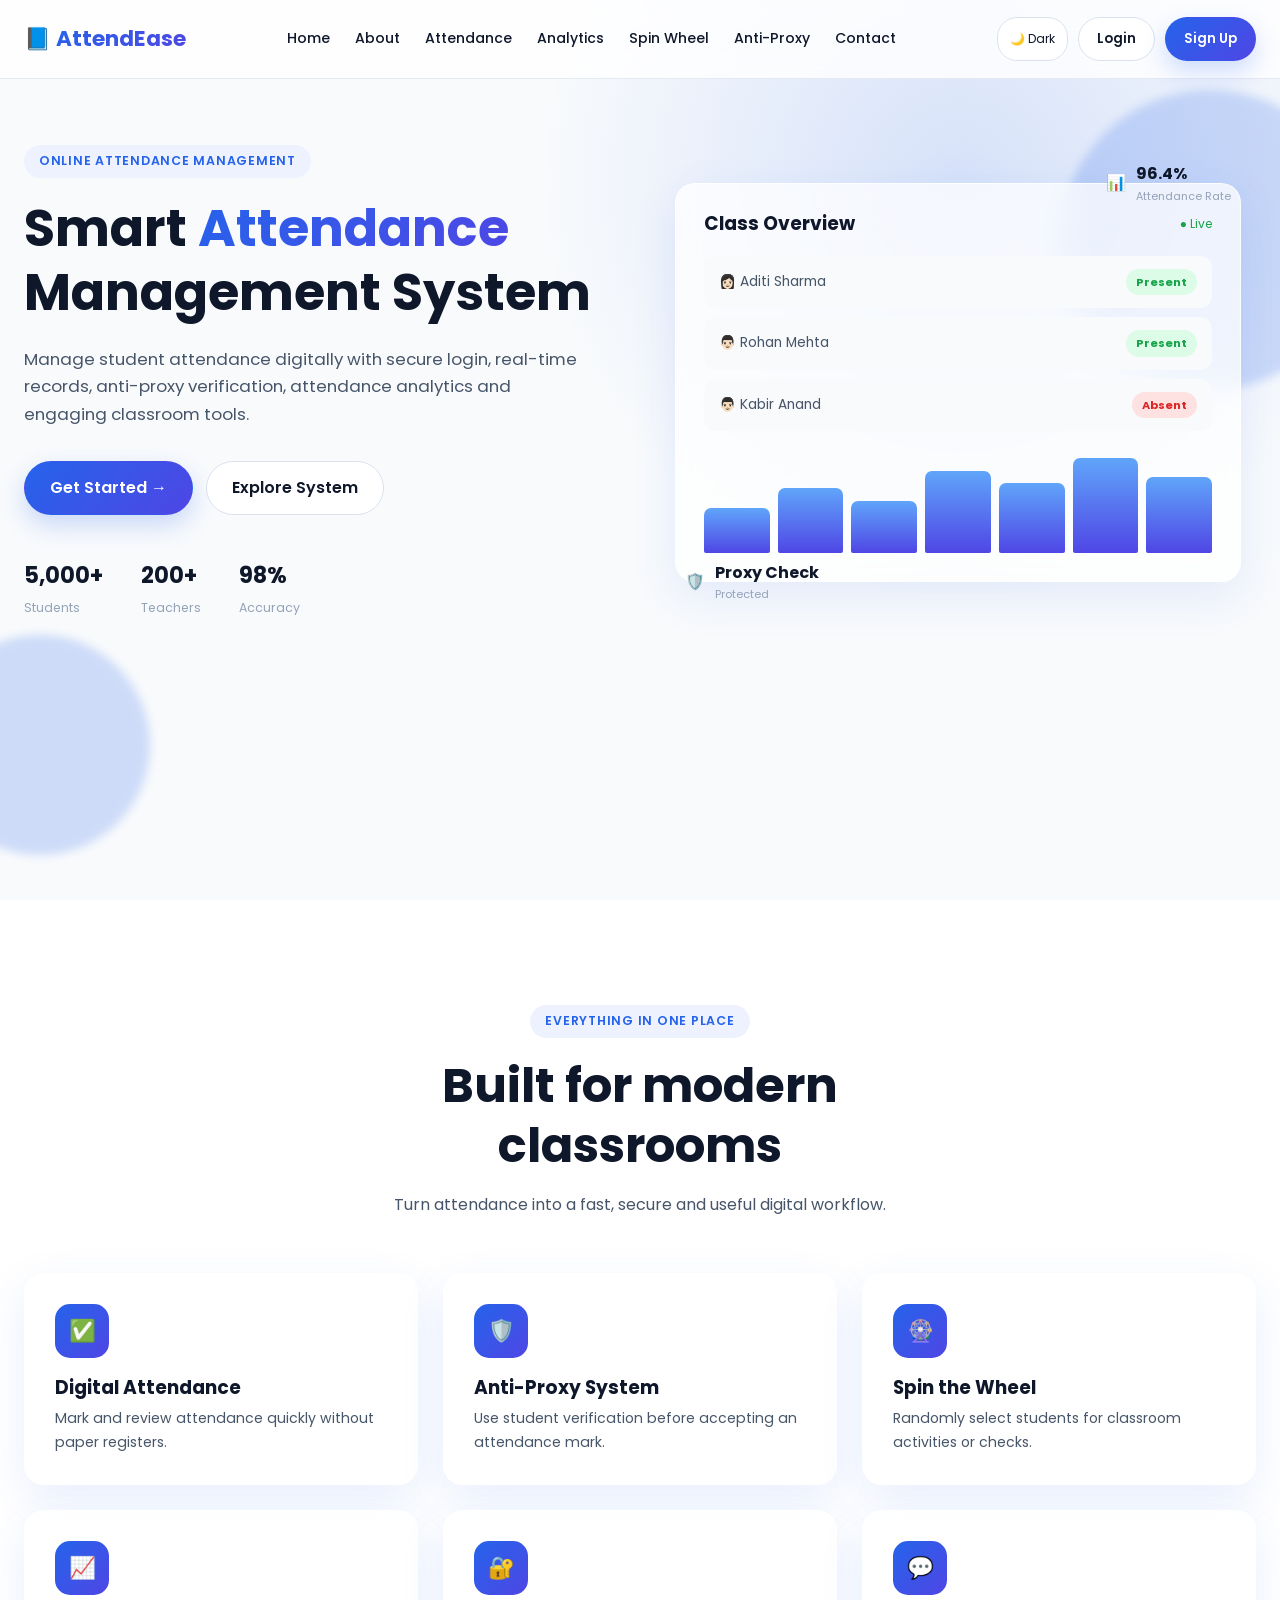
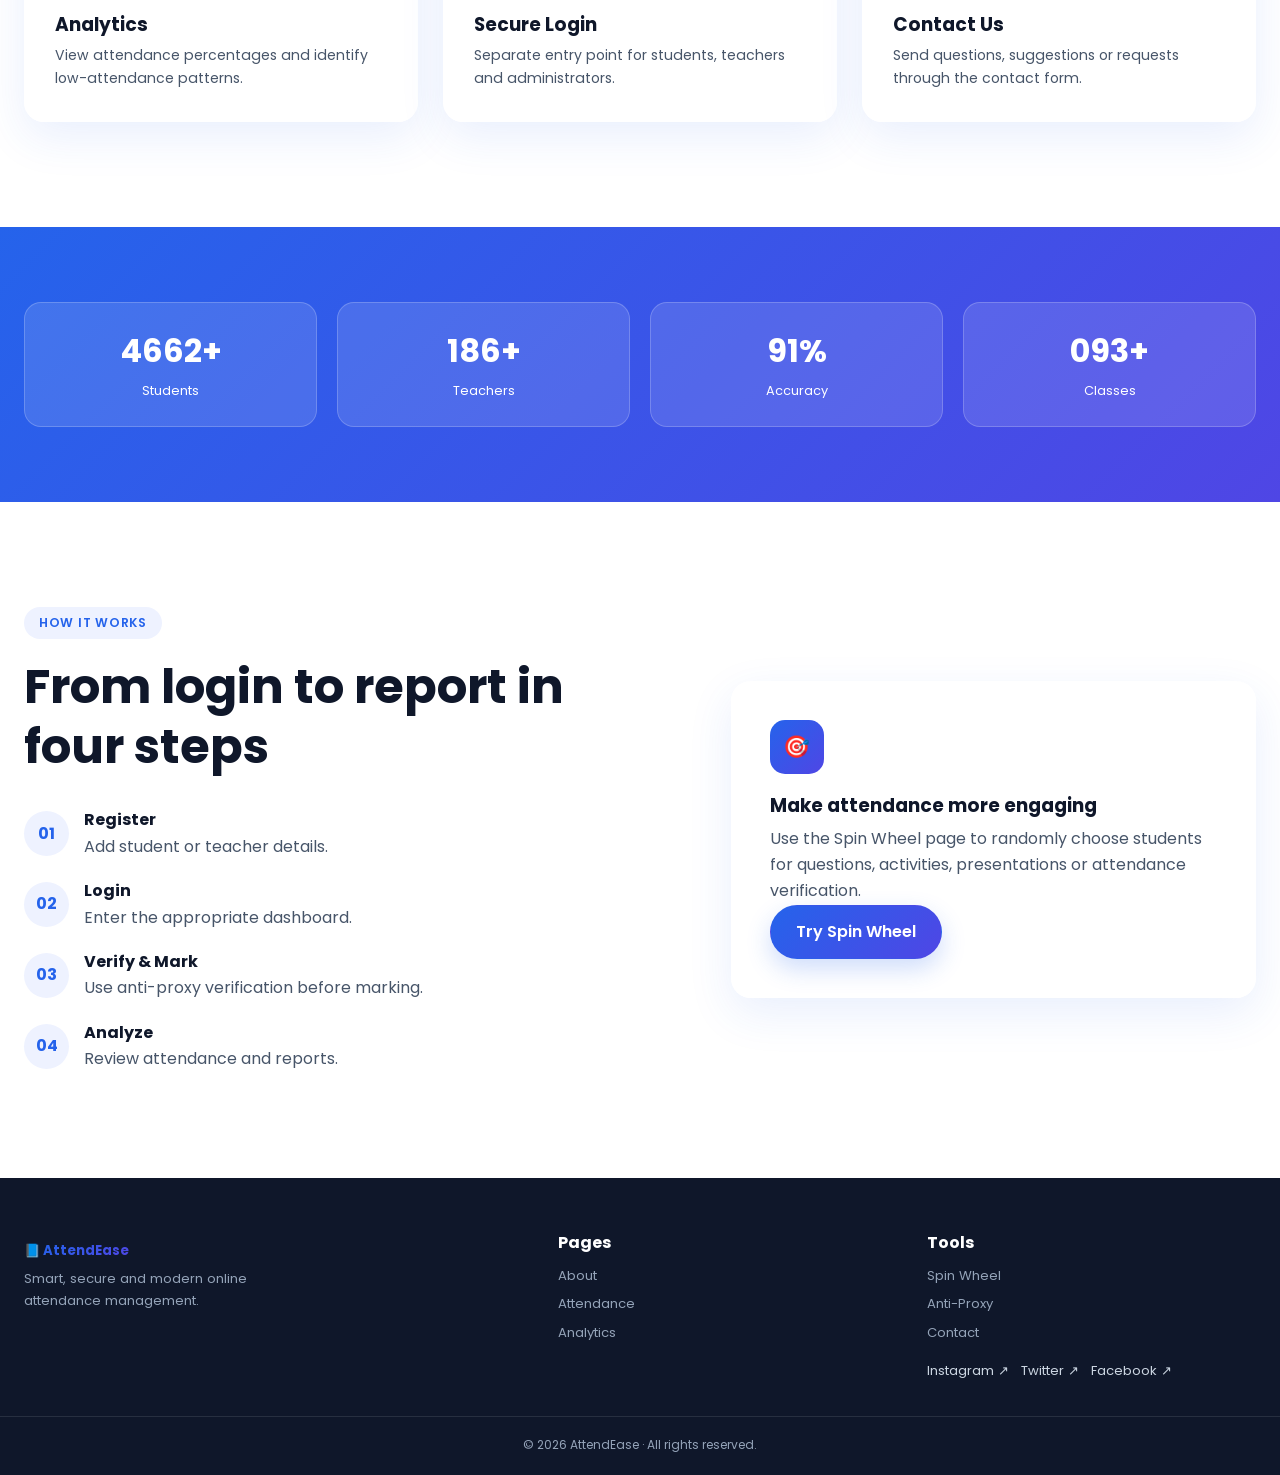
<file: index.html>
<!DOCTYPE html>
<html lang="en">

<head>
    <meta charset="UTF-8">
    <meta name="viewport" content="width=device-width, initial-scale=1.0">
    <title>AttendEase | Smart Attendance</title>

    <link rel="preconnect" href="https://fonts.googleapis.com">
    <link href="https://fonts.googleapis.com/css2?family=Poppins:wght@300;400;500;600;700&display=swap" rel="stylesheet">
    <link rel="stylesheet" href="style.css">
</head>

<body>

    <div class="loader" id="loader">
        <div class="loader-box">
            <div class="loader-logo">📘 AttendEase</div>

            <div class="loader-line">
                <span></span>
            </div>

            <p>Loading your smart attendance system...</p>
        </div>
    </div>

    <header class="navbar">

        <div class="nav-inner">

            <a class="logo" href="index.html">
                📘 <span>AttendEase</span>
            </a>

            <input type="checkbox" id="nav-toggle">

            <label class="nav-toggle-label" for="nav-toggle">
                <span></span>
                <span></span>
                <span></span>
            </label>

            <nav class="nav-links">
                <a href="index.html">Home</a>
                <a href="about.html">About</a>
                <a href="attendance.html">Attendance</a>
                <a href="analytics.html">Analytics</a>
                <a href="wheel.html">Spin Wheel</a>
                <a href="anti-proxy.html">Anti-Proxy</a>
                <a href="contact.html">Contact</a>
            </nav>

            <div class="nav-actions">
                <a class="btn btn-outline" href="login.html">Login</a>
                <a class="btn btn-primary" href="signup.html">Sign Up</a>
            </div>

        </div>

    </header>

    <main>

        <section class="hero">

            <div class="blob blob-a"></div>
            <div class="blob blob-b"></div>

            <div class="container hero-grid">

                <div class="hero-content">

                    <span class="eyebrow">
                        Online Attendance Management
                    </span>

                    <h1>
                        Smart
                        <span class="gradient-text">Attendance</span>
                        Management System
                    </h1>

                    <p>
                        Manage student attendance digitally with secure login,
                        real-time records, anti-proxy verification, attendance
                        analytics and engaging classroom tools.
                    </p>

                    <div class="hero-buttons">
                        <a class="btn btn-primary" href="signup.html">
                            Get Started →
                        </a>

                        <a class="btn btn-outline" href="about.html">
                            Explore System
                        </a>
                    </div>

                    <div class="hero-trust">

                        <div>
                            <strong>5,000+</strong>
                            <span>Students</span>
                        </div>

                        <div>
                            <strong>200+</strong>
                            <span>Teachers</span>
                        </div>

                        <div>
                            <strong>98%</strong>
                            <span>Accuracy</span>
                        </div>

                    </div>

                </div>

                <div class="dashboard-wrap">

                    <div class="float-card top-float">
                        📊

                        <div>
                            <b>96.4%</b>
                            <small>Attendance Rate</small>
                        </div>
                    </div>

                    <div class="dashboard glass">

                        <div class="dash-head">
                            <h3>Class Overview</h3>
                            <span class="live-dot">● Live</span>
                        </div>

                        <div class="student-row">
                            <span>👩🏻 Aditi Sharma</span>
                            <b class="present">Present</b>
                        </div>

                        <div class="student-row">
                            <span>👨🏻 Rohan Mehta</span>
                            <b class="present">Present</b>
                        </div>

                        <div class="student-row">
                            <span>👨🏻 Kabir Anand</span>
                            <b class="absent">Absent</b>
                        </div>

                        <div class="mini-chart">
                            <i style="height:45%"></i>
                            <i style="height:65%"></i>
                            <i style="height:52%"></i>
                            <i style="height:82%"></i>
                            <i style="height:70%"></i>
                            <i style="height:95%"></i>
                            <i style="height:76%"></i>
                        </div>

                    </div>

                    <div class="float-card bottom-float">
                        🛡️

                        <div>
                            <b>Proxy Check</b>
                            <small>Protected</small>
                        </div>
                    </div>

                </div>

            </div>

        </section>

        <section class="section">

            <div class="container">

                <div class="section-head">
                    <span class="eyebrow">Everything in one place</span>

                    <h2>Built for modern classrooms</h2>

                    <p>
                        Turn attendance into a fast, secure and useful digital workflow.
                    </p>
                </div>

                <div class="feature-grid">

                    <a class="feature-card glass" href="attendance.html">
                        <div class="icon">✅</div>
                        <h3>Digital Attendance</h3>
                        <p>
                            Mark and review attendance quickly without paper registers.
                        </p>
                    </a>

                    <a class="feature-card glass" href="anti-proxy.html">
                        <div class="icon">🛡️</div>
                        <h3>Anti-Proxy System</h3>
                        <p>
                            Use student verification before accepting an attendance mark.
                        </p>
                    </a>

                    <a class="feature-card glass" href="wheel.html">
                        <div class="icon">🎡</div>
                        <h3>Spin the Wheel</h3>
                        <p>
                            Randomly select students for classroom activities or checks.
                        </p>
                    </a>

                    <a class="feature-card glass" href="analytics.html">
                        <div class="icon">📈</div>
                        <h3>Analytics</h3>
                        <p>
                            View attendance percentages and identify low-attendance patterns.
                        </p>
                    </a>

                    <a class="feature-card glass" href="login.html">
                        <div class="icon">🔐</div>
                        <h3>Secure Login</h3>
                        <p>
                            Separate entry point for students, teachers and administrators.
                        </p>
                    </a>

                    <a class="feature-card glass" href="contact.html">
                        <div class="icon">💬</div>
                        <h3>Contact Us</h3>
                        <p>
                            Send questions, suggestions or requests through the contact form.
                        </p>
                    </a>

                </div>

            </div>

        </section>

        <section class="stats-section">

            <div class="container stats-grid">

                <div>
                    <strong>5000+</strong>
                    <span>Students</span>
                </div>

                <div>
                    <strong>200+</strong>
                    <span>Teachers</span>
                </div>

                <div>
                    <strong>98%</strong>
                    <span>Accuracy</span>
                </div>

                <div>
                    <strong>100+</strong>
                    <span>Classes</span>
                </div>

            </div>

        </section>

        <section class="section">

            <div class="container split">

                <div>

                    <span class="eyebrow">How it works</span>

                    <h2>From login to report in four steps</h2>

                    <div class="steps">

                        <div>
                            <b>01</b>
                            <span>
                                <strong>Register</strong>
                                Add student or teacher details.
                            </span>
                        </div>

                        <div>
                            <b>02</b>
                            <span>
                                <strong>Login</strong>
                                Enter the appropriate dashboard.
                            </span>
                        </div>

                        <div>
                            <b>03</b>
                            <span>
                                <strong>Verify & Mark</strong>
                                Use anti-proxy verification before marking.
                            </span>
                        </div>

                        <div>
                            <b>04</b>
                            <span>
                                <strong>Analyze</strong>
                                Review attendance and reports.
                            </span>
                        </div>

                    </div>

                </div>

                <div class="callout glass">

                    <div class="icon">🎯</div>

                    <h3>Make attendance more engaging</h3>

                    <p>
                        Use the Spin Wheel page to randomly choose students
                        for questions, activities, presentations or attendance verification.
                    </p>

                    <a class="btn btn-primary" href="wheel.html">
                        Try Spin Wheel
                    </a>

                </div>

            </div>

        </section>

    </main>

    <footer>

        <div class="container footer-inner">

            <div>

                <a class="logo footer-logo" href="index.html">
                    📘 <span>AttendEase</span>
                </a>

                <p>
                    Smart, secure and modern online attendance management.
                </p>

            </div>

            <div>

                <h4>Pages</h4>

                <a href="about.html">About</a>
                <a href="attendance.html">Attendance</a>
                <a href="analytics.html">Analytics</a>

            </div>

            <div>

                <h4>Tools</h4>

                <a href="wheel.html">Spin Wheel</a>
                <a href="anti-proxy.html">Anti-Proxy</a>
                <a href="contact.html">Contact</a>

                <div class="social-links" aria-label="Social media links">

                    <a href="https://www.instagram.com/" target="_blank" rel="noopener noreferrer">
                        Instagram ↗
                    </a>

                    <a href="https://twitter.com/" target="_blank" rel="noopener noreferrer">
                        Twitter ↗
                    </a>

                    <a href="https://www.facebook.com/" target="_blank" rel="noopener noreferrer">
                        Facebook ↗
                    </a>

                </div>

            </div>

        </div>

        <div class="footer-bottom">
            © 2026 AttendEase · All rights reserved.
        </div>

    </footer>

    <script src="script.js" defer></script>
</body>

</html>
</file>
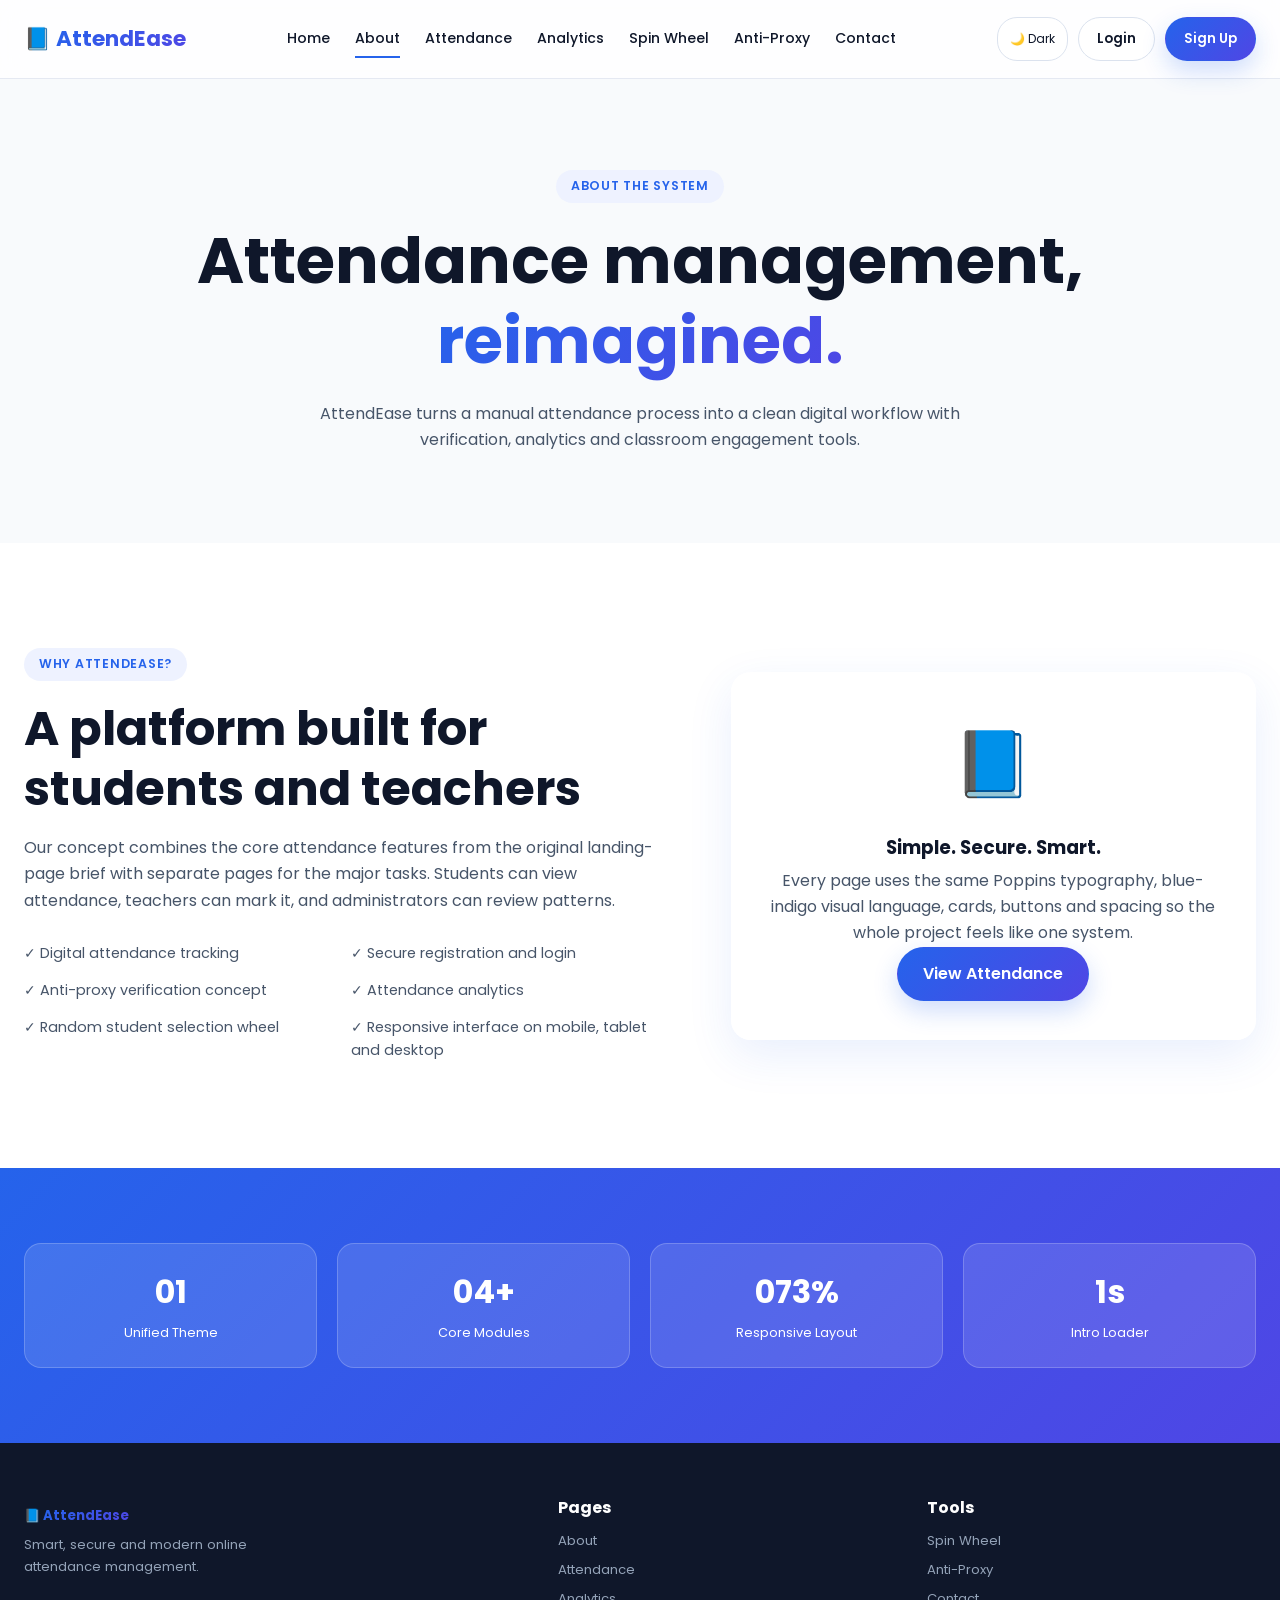
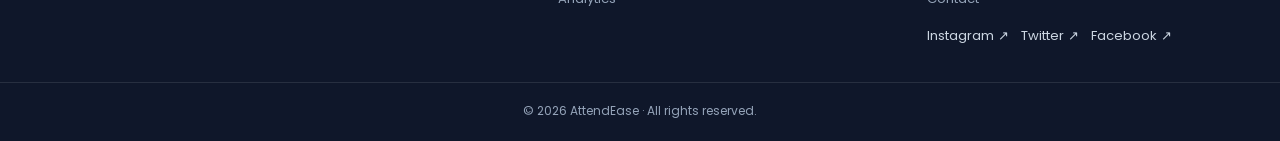
<file: about.html>
<!DOCTYPE html>
<html lang="en">

<head>
    <meta charset="UTF-8">
    <meta name="viewport" content="width=device-width, initial-scale=1.0">
    <title>About | AttendEase</title>

    <link rel="preconnect" href="https://fonts.googleapis.com">
    <link href="https://fonts.googleapis.com/css2?family=Poppins:wght@300;400;500;600;700&display=swap" rel="stylesheet">
    <link rel="stylesheet" href="style.css">
</head>

<body>

    <header class="navbar">
        <div class="nav-inner">

            <a class="logo" href="index.html">📘 <span>AttendEase</span></a>

            <input type="checkbox" id="nav-toggle">

            <label class="nav-toggle-label" for="nav-toggle">
                <span></span>
                <span></span>
                <span></span>
            </label>

            <nav class="nav-links">
                <a href="index.html">Home</a>
                <a class="active" href="about.html">About</a>
                <a href="attendance.html">Attendance</a>
                <a href="analytics.html">Analytics</a>
                <a href="wheel.html">Spin Wheel</a>
                <a href="anti-proxy.html">Anti-Proxy</a>
                <a href="contact.html">Contact</a>
            </nav>

            <div class="nav-actions">
                <a class="btn btn-outline" href="login.html">Login</a>
                <a class="btn btn-primary" href="signup.html">Sign Up</a>
            </div>

        </div>
    </header>

    <main>

        <section class="page-hero">
            <div class="container">
                <span class="eyebrow">About the System</span>

                <h1>
                    Attendance management,
                    <span class="gradient-text">reimagined.</span>
                </h1>

                <p>
                    AttendEase turns a manual attendance process into a clean digital workflow
                    with verification, analytics and classroom engagement tools.
                </p>
            </div>
        </section>

        <section class="section">
            <div class="container split">

                <div>
                    <span class="eyebrow">Why AttendEase?</span>

                    <h2>A platform built for students and teachers</h2>

                    <p>
                        Our concept combines the core attendance features from the original
                        landing-page brief with separate pages for the major tasks. Students can
                        view attendance, teachers can mark it, and administrators can review patterns.
                    </p>

                    <div class="check-list">
                        <p>✓ Digital attendance tracking</p>
                        <p>✓ Secure registration and login</p>
                        <p>✓ Anti-proxy verification concept</p>
                        <p>✓ Attendance analytics</p>
                        <p>✓ Random student selection wheel</p>
                        <p>✓ Responsive interface on mobile, tablet and desktop</p>
                    </div>
                </div>

                <div class="glass info-card">
                    <div class="big-icon">📘</div>

                    <h3>Simple. Secure. Smart.</h3>

                    <p>
                        Every page uses the same Poppins typography, blue-indigo visual language,
                        cards, buttons and spacing so the whole project feels like one system.
                    </p>

                    <a class="btn btn-primary" href="attendance.html">
                        View Attendance
                    </a>
                </div>

            </div>
        </section>

        <section class="stats-section">
            <div class="container stats-grid">

                <div>
                    <strong>01</strong>
                    <span>Unified Theme</span>
                </div>

                <div>
                    <strong>06+</strong>
                    <span>Core Modules</span>
                </div>

                <div>
                    <strong>100%</strong>
                    <span>Responsive Layout</span>
                </div>

                <div>
                    <strong>2s</strong>
                    <span>Intro Loader</span>
                </div>

            </div>
        </section>

    </main>

    <footer>

        <div class="container footer-inner">

            <div>
                <a class="logo footer-logo" href="index.html">
                    📘 <span>AttendEase</span>
                </a>

                <p>
                    Smart, secure and modern online attendance management.
                </p>
            </div>

            <div>
                <h4>Pages</h4>
                <a href="about.html">About</a>
                <a href="attendance.html">Attendance</a>
                <a href="analytics.html">Analytics</a>
            </div>

            <div>
                <h4>Tools</h4>
                <a href="wheel.html">Spin Wheel</a>
                <a href="anti-proxy.html">Anti-Proxy</a>
                <a href="contact.html">Contact</a>

                <div class="social-links" aria-label="Social media links">
                    <a href="https://www.instagram.com/" target="_blank" rel="noopener noreferrer">
                        Instagram ↗
                    </a>

                    <a href="https://twitter.com/" target="_blank" rel="noopener noreferrer">
                        Twitter ↗
                    </a>

                    <a href="https://www.facebook.com/" target="_blank" rel="noopener noreferrer">
                        Facebook ↗
                    </a>
                </div>
            </div>

        </div>

        <div class="footer-bottom">
            © 2026 AttendEase · All rights reserved.
        </div>

    </footer>

    <script src="script.js" defer></script>
</body>

</html>
</file>
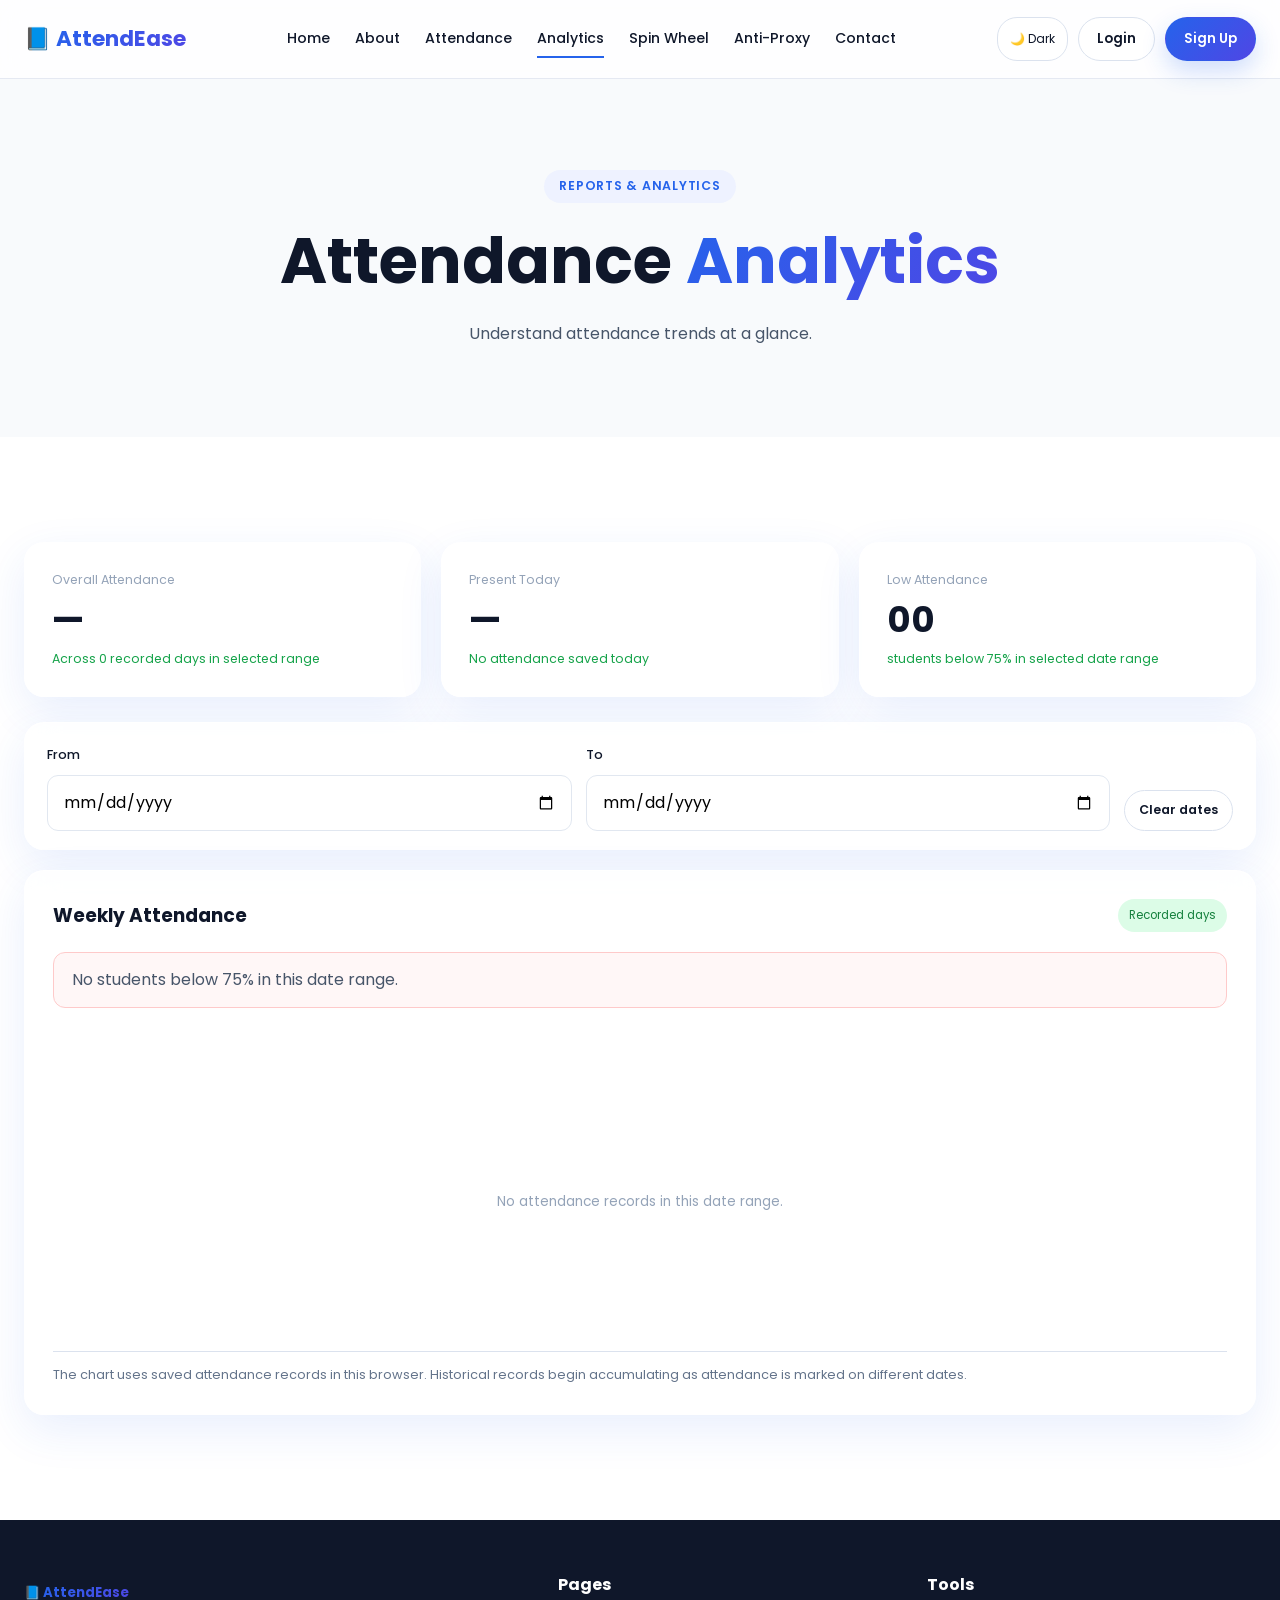
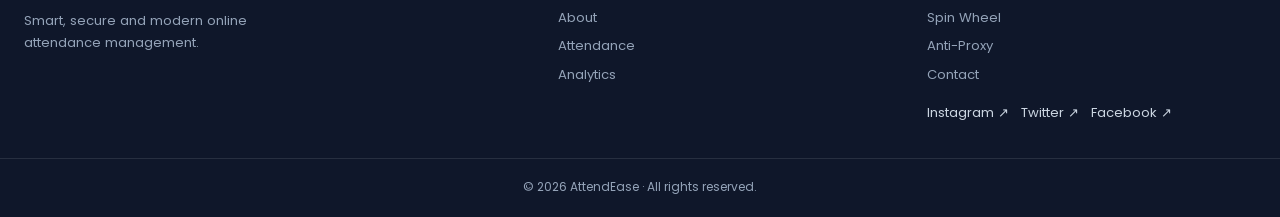
<file: analytics.html>
<!DOCTYPE html>
<html lang="en">

<head>
    <meta charset="UTF-8">
    <meta name="viewport" content="width=device-width, initial-scale=1.0">
    <title>Analytics | AttendEase</title>

    <link rel="preconnect" href="https://fonts.googleapis.com">
    <link href="https://fonts.googleapis.com/css2?family=Poppins:wght@300;400;500;600;700&display=swap" rel="stylesheet">
    <link rel="stylesheet" href="style.css">
</head>

<body>

    <header class="navbar">
        <div class="nav-inner">

            <a class="logo" href="index.html">
                📘 <span>AttendEase</span>
            </a>

            <input type="checkbox" id="nav-toggle">

            <label class="nav-toggle-label" for="nav-toggle">
                <span></span>
                <span></span>
                <span></span>
            </label>

            <nav class="nav-links">
                <a href="index.html">Home</a>
                <a href="about.html">About</a>
                <a href="attendance.html">Attendance</a>
                <a class="active" href="analytics.html">Analytics</a>
                <a href="wheel.html">Spin Wheel</a>
                <a href="anti-proxy.html">Anti-Proxy</a>
                <a href="contact.html">Contact</a>
            </nav>

            <div class="nav-actions">
                <a class="btn btn-outline" href="login.html">Login</a>
                <a class="btn btn-primary" href="signup.html">Sign Up</a>
            </div>

        </div>
    </header>

    <main>

        <section class="page-hero">
            <div class="container">

                <span class="eyebrow">Reports & Analytics</span>

                <h1>
                    Attendance
                    <span class="gradient-text">Analytics</span>
                </h1>

                <p>
                    Understand attendance trends at a glance.
                </p>

            </div>
        </section>

        <section class="section">

            <div class="container">

                <div class="analytics-cards">

                    <div class="metric glass">
                        <span>Overall Attendance</span>
                        <strong id="overallAttendance">—</strong>
                        <small id="overallAttendanceNote">Based on saved attendance records</small>
                    </div>

                    <div class="metric glass">
                        <span>Present Today</span>
                        <strong id="analyticsPresentToday">—</strong>
                        <small id="analyticsPresentNote">of 4 students</small>
                    </div>

                    <div class="metric glass">
                        <span>Low Attendance</span>
                        <strong id="lowAttendanceCount">—</strong>
                        <small id="lowAttendanceNote">students below 75%</small>
                    </div>

                </div>

                <div class="analytics-filter glass"><div><label for="analyticsFrom">From</label><input class="input" id="analyticsFrom" type="date"></div><div><label for="analyticsTo">To</label><input class="input" id="analyticsTo" type="date"></div><button class="btn btn-outline" id="clearAnalyticsFilter" type="button">Clear dates</button></div>
                <div class="glass chart-card">

                    <div class="dash-head">
                        <h3>Weekly Attendance</h3>
                        <span class="badge" id="analyticsChartNote">Recorded days</span>
                    </div>

                    <div class="low-attendance-list" id="lowAttendanceList" aria-live="polite"></div>
                    <div class="big-chart" id="attendanceHistoryChart" aria-label="Attendance percentage for recent recorded days">
                        <p class="chart-empty">Attendance history will appear here after attendance is saved for different days.</p>
                    </div>
                    <p class="chart-caption">The chart uses saved attendance records in this browser. Historical records begin accumulating as attendance is marked on different dates.</p>

                </div>

            </div>

        </section>

    </main>

    <footer>

        <div class="container footer-inner">

            <div>
                <a class="logo footer-logo" href="index.html">
                    📘 <span>AttendEase</span>
                </a>

                <p>
                    Smart, secure and modern online attendance management.
                </p>
            </div>

            <div>
                <h4>Pages</h4>
                <a href="about.html">About</a>
                <a href="attendance.html">Attendance</a>
                <a href="analytics.html">Analytics</a>
            </div>

            <div>
                <h4>Tools</h4>
                <a href="wheel.html">Spin Wheel</a>
                <a href="anti-proxy.html">Anti-Proxy</a>
                <a href="contact.html">Contact</a>

                <div class="social-links" aria-label="Social media links">

                    <a href="https://www.instagram.com/" target="_blank" rel="noopener noreferrer">
                        Instagram ↗
                    </a>

                    <a href="https://twitter.com/" target="_blank" rel="noopener noreferrer">
                        Twitter ↗
                    </a>

                    <a href="https://www.facebook.com/" target="_blank" rel="noopener noreferrer">
                        Facebook ↗
                    </a>

                </div>
            </div>

        </div>

        <div class="footer-bottom">
            © 2026 AttendEase · All rights reserved.
        </div>

    </footer>

    <script src="script.js" defer></script>
</body>

</html>
</file>
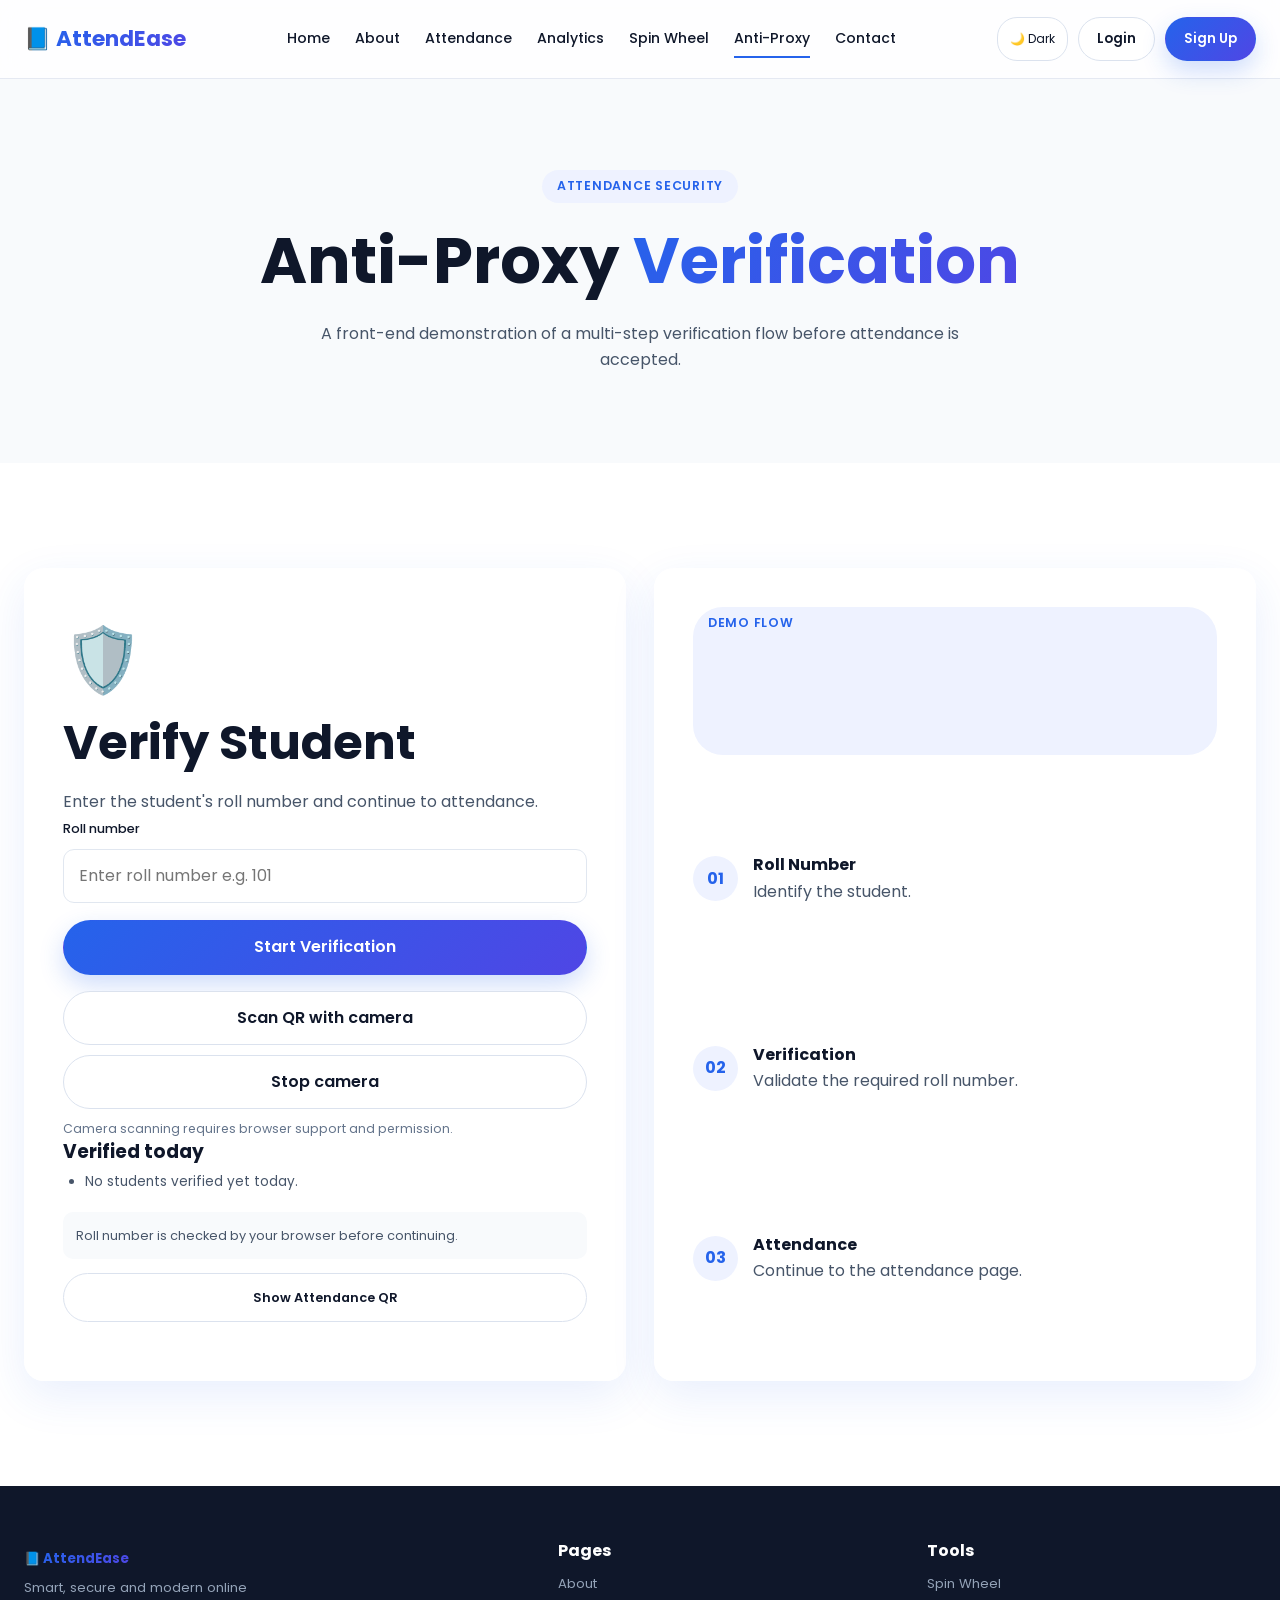
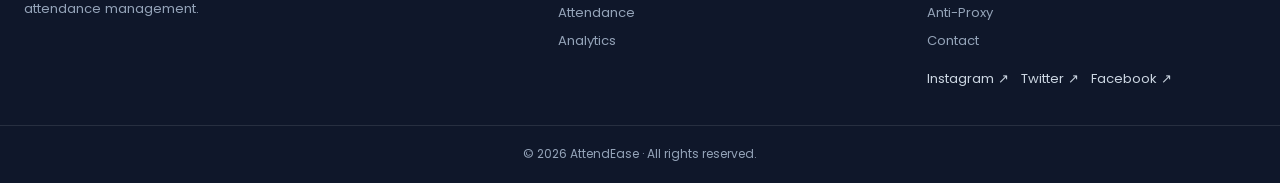
<file: anti-proxy.html>
<!DOCTYPE html>
<html lang="en">

<head>
    <meta charset="UTF-8">
    <meta name="viewport" content="width=device-width, initial-scale=1.0">
    <title>Anti-Proxy | AttendEase</title>

    <link rel="preconnect" href="https://fonts.googleapis.com">
    <link href="https://fonts.googleapis.com/css2?family=Poppins:wght@300;400;500;600;700&display=swap" rel="stylesheet">
    <link rel="stylesheet" href="style.css">

</head>

<body>

    <header class="navbar">
        <div class="nav-inner">

            <a class="logo" href="index.html">
                📘 <span>AttendEase</span>
            </a>

            <input type="checkbox" id="nav-toggle">

            <label class="nav-toggle-label" for="nav-toggle">
                <span></span>
                <span></span>
                <span></span>
            </label>

            <nav class="nav-links">
                <a href="index.html">Home</a>
                <a href="about.html">About</a>
                <a href="attendance.html">Attendance</a>
                <a href="analytics.html">Analytics</a>
                <a href="wheel.html">Spin Wheel</a>
                <a class="active" href="anti-proxy.html">Anti-Proxy</a>
                <a href="contact.html">Contact</a>
            </nav>

            <div class="nav-actions">
                <a class="btn btn-outline" href="login.html">Login</a>
                <a class="btn btn-primary" href="signup.html">Sign Up</a>
            </div>

        </div>
    </header>

    <main>

        <section class="page-hero">
            <div class="container">

                <span class="eyebrow">Attendance Security</span>

                <h1>
                    Anti-Proxy
                    <span class="gradient-text">Verification</span>
                </h1>

                <p>
                    A front-end demonstration of a multi-step verification flow
                    before attendance is accepted.
                </p>

            </div>
        </section>

        <section class="section">

            <div class="container anti-grid">

                <div class="glass verify-card">

                    <div class="shield">🛡️</div>

                    <h2>Verify Student</h2>

                    <p>
                        Enter the student's roll number and continue to attendance.
                    </p>

                    <form action="attendance.html" method="get">

                        <label for="rollInput">Roll number</label>

                        <input
                            id="rollInput"
                            name="roll"
                            class="input"
                            required
                            pattern="[0-9]+"
                            inputmode="numeric"
                            placeholder="Enter roll number e.g. 101"
                        >

                        <button class="btn btn-primary full" type="submit">
                            Start Verification
                        </button>

                    </form>

                    <div class="camera-tools"><button class="btn btn-outline" id="startQrCamera" type="button">Scan QR with camera</button><button class="btn btn-outline" id="stopQrCamera" type="button" hidden>Stop camera</button><video id="qrCamera" playsinline muted hidden></video><p id="cameraStatus" class="search-message" aria-live="polite">Camera scanning requires browser support and permission.</p></div>
                    <h3>Verified today</h3><ul id="verifiedRolls" class="verified-rolls"></ul>
                    <div class="verify-result">
                        Roll number is checked by your browser before continuing.
                    </div>

                    <input type="checkbox" id="qrReveal">

                    <label for="qrReveal" class="btn btn-outline full qr-trigger">
                        Show Attendance QR
                    </label>

                    <div class="qr-box">

                        <div class="qr-canvas">
                            <img
                                src="qr-code.svg"
                                alt="Attendance verification QR code"
                                width="160"
                                height="160"
                            >
                        </div>

                        <p class="qr-timer">
                            Visible for a few seconds —
                            <b>scan now</b>, then click again to bring it back.
                        </p>

                    </div>

                </div>

                <div class="glass security-info">

                    <span class="eyebrow">Demo Flow</span>

                    <div class="security-step">
                        <b>01</b>
                        <span>
                            <strong>Roll Number</strong>
                            Identify the student.
                        </span>
                    </div>

                    <div class="security-step">
                        <b>02</b>
                        <span>
                            <strong>Verification</strong>
                            Validate the required roll number.
                        </span>
                    </div>

                    <div class="security-step">
                        <b>03</b>
                        <span>
                            <strong>Attendance</strong>
                            Continue to the attendance page.
                        </span>
                    </div>

                </div>

            </div>

        </section>

    </main>

    <footer>

        <div class="container footer-inner">

            <div>
                <a class="logo footer-logo" href="index.html">
                    📘 <span>AttendEase</span>
                </a>

                <p>
                    Smart, secure and modern online attendance management.
                </p>
            </div>

            <div>
                <h4>Pages</h4>
                <a href="about.html">About</a>
                <a href="attendance.html">Attendance</a>
                <a href="analytics.html">Analytics</a>
            </div>

            <div>
                <h4>Tools</h4>
                <a href="wheel.html">Spin Wheel</a>
                <a href="anti-proxy.html">Anti-Proxy</a>
                <a href="contact.html">Contact</a>

                <div class="social-links" aria-label="Social media links">

                    <a
                        href="https://www.instagram.com/"
                        target="_blank"
                        rel="noopener noreferrer"
                        aria-label="AttendEase on Instagram"
                    >
                        Instagram ↗
                    </a>

                    <a
                        href="https://twitter.com/"
                        target="_blank"
                        rel="noopener noreferrer"
                        aria-label="AttendEase on Twitter"
                    >
                        Twitter ↗
                    </a>

                    <a
                        href="https://www.facebook.com/"
                        target="_blank"
                        rel="noopener noreferrer"
                        aria-label="AttendEase on Facebook"
                    >
                        Facebook ↗
                    </a>

                </div>
            </div>

        </div>

        <div class="footer-bottom">
            © 2026 AttendEase · All rights reserved.
        </div>

    </footer>

    <script src="script.js" defer></script>
</body>

</html>
</file>
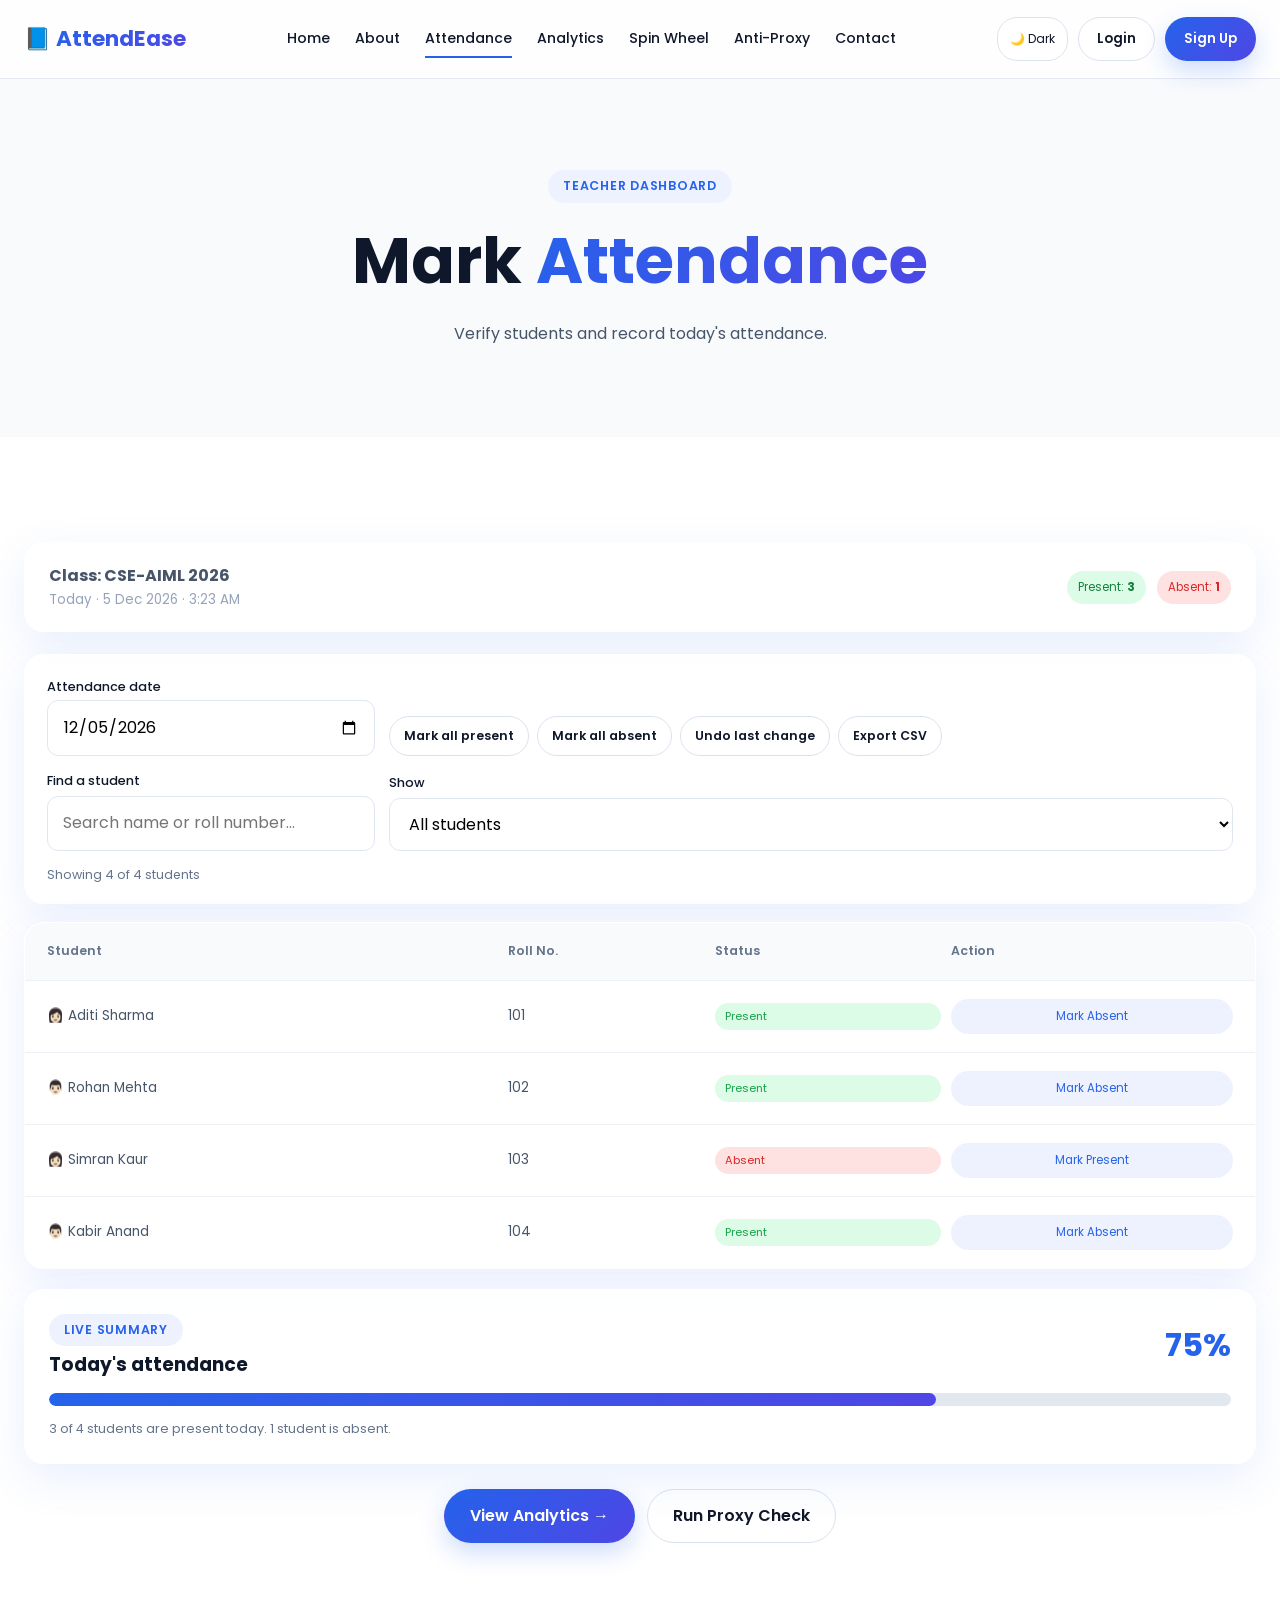
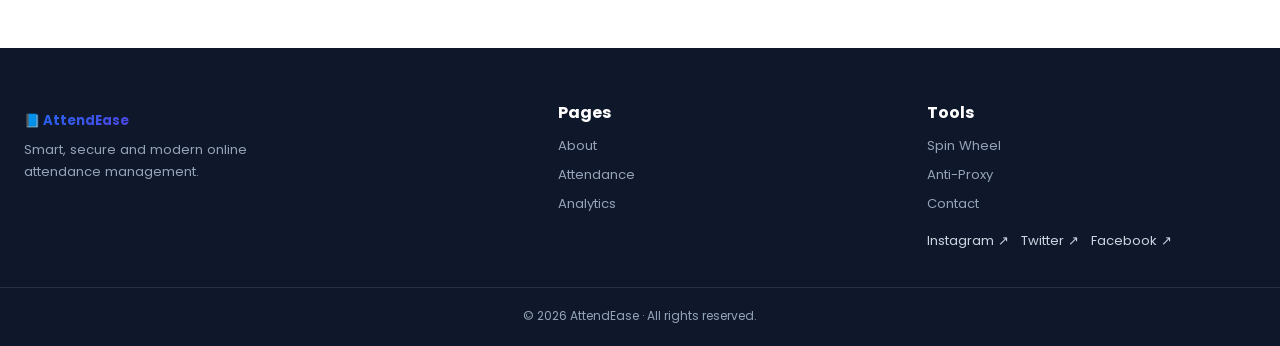
<file: attendance.html>
<!DOCTYPE html>
<html lang="en">

<head>
    <meta charset="UTF-8">
    <meta name="viewport" content="width=device-width, initial-scale=1.0">
    <title>Attendance | AttendEase</title>

    <link rel="preconnect" href="https://fonts.googleapis.com">
    <link href="https://fonts.googleapis.com/css2?family=Poppins:wght@300;400;500;600;700&display=swap" rel="stylesheet">
    <link rel="stylesheet" href="style.css">
</head>

<body>

    <header class="navbar">
        <div class="nav-inner">

            <a class="logo" href="index.html">
                📘 <span>AttendEase</span>
            </a>

            <input type="checkbox" id="nav-toggle">

            <label class="nav-toggle-label" for="nav-toggle">
                <span></span>
                <span></span>
                <span></span>
            </label>

            <nav class="nav-links">
                <a href="index.html">Home</a>
                <a href="about.html">About</a>
                <a class="active" href="attendance.html">Attendance</a>
                <a href="analytics.html">Analytics</a>
                <a href="wheel.html">Spin Wheel</a>
                <a href="anti-proxy.html">Anti-Proxy</a>
                <a href="contact.html">Contact</a>
            </nav>

            <div class="nav-actions">
                <a class="btn btn-outline" href="login.html">Login</a>
                <a class="btn btn-primary" href="signup.html">Sign Up</a>
            </div>

        </div>
    </header>

    <main>

        <section class="page-hero">
            <div class="container">

                <span class="eyebrow">Teacher Dashboard</span>

                <h1>
                    Mark
                    <span class="gradient-text">Attendance</span>
                </h1>

                <p>
                    Verify students and record today's attendance.
                </p>

            </div>
        </section>

        <section class="section">

            <div class="container">

                <div class="dashboard-toolbar glass">

                    <div>
                        <strong>Class: CSE-AIML 2026</strong>
                        <small>Today · 09:00 AM</small>
                    </div>

                    <div>
                        <span class="badge">
                            Present: <b id="presentCount">3</b>
                        </span>

                        <span class="badge danger">
                            Absent: <b id="absentCount">1</b>
                        </span>
                    </div>

                </div>

                <div class="attendance-tools glass">
                    <div><label for="attendanceDate">Attendance date</label><input class="input" id="attendanceDate" type="date"></div>
                    <div class="bulk-actions"><button class="btn btn-outline" id="allPresent" type="button">Mark all present</button><button class="btn btn-outline" id="allAbsent" type="button">Mark all absent</button><button class="btn btn-outline" id="undoAttendance" type="button" disabled>Undo last change</button><button class="btn btn-outline" id="exportAttendance" type="button">Export CSV</button></div>
                    <div class="attendance-search-wrap">
                        <label for="studentSearch">Find a student</label>
                        <input class="input" id="studentSearch" type="search" placeholder="Search name or roll number..." autocomplete="off">
                    </div>
                    <div class="attendance-filter-wrap">
                        <label for="attendanceFilter">Show</label>
                        <select class="input" id="attendanceFilter">
                            <option value="all">All students</option>
                            <option value="present">Present students</option>
                            <option value="absent">Absent students</option>
                        </select>
                    </div>
                    <p id="attendanceSearchMessage" class="search-message" aria-live="polite"></p>
                </div>

                <div class="attendance-table glass">

                    <div class="table-head">
                        <span>Student</span>
                        <span>Roll No.</span>
                        <span>Status</span>
                        <span>Action</span>
                    </div>

                    <div class="att-row">
                        <span>👩🏻 Aditi Sharma</span>
                        <span>101</span>
                        <span class="status present">Present</span>
                        <button class="small-btn absent-btn">
                            Mark Absent
                        </button>
                    </div>

                    <div class="att-row">
                        <span>👨🏻 Rohan Mehta</span>
                        <span>102</span>
                        <span class="status present">Present</span>
                        <button class="small-btn absent-btn">
                            Mark Absent
                        </button>
                    </div>

                    <div class="att-row">
                        <span>👩🏻 Simran Kaur</span>
                        <span>103</span>
                        <span class="status absent">Absent</span>
                        <button class="small-btn present-btn">
                            Mark Present
                        </button>
                    </div>

                    <div class="att-row">
                        <span>👨🏻 Kabir Anand</span>
                        <span>104</span>
                        <span class="status present">Present</span>
                        <button class="small-btn absent-btn">
                            Mark Absent
                        </button>
                    </div>

                </div>

                <div class="attendance-summary glass" aria-live="polite">
                    <div class="summary-heading">
                        <div><span class="eyebrow">Live Summary</span><h3>Today's attendance</h3></div>
                        <strong id="attendanceRate">75%</strong>
                    </div>
                    <div class="progress-track" role="progressbar" aria-label="Today's attendance rate" aria-valuemin="0" aria-valuemax="100" aria-valuenow="75" id="attendanceProgress">
                        <span id="attendanceProgressFill" style="width:75%"></span>
                    </div>
                    <p id="attendanceSummaryText">3 of 4 students are present today.</p>
                </div>

                <div class="center-actions">

                    <a class="btn btn-primary" href="analytics.html">
                        View Analytics →
                    </a>

                    <a class="btn btn-outline" href="anti-proxy.html">
                        Run Proxy Check
                    </a>

                </div>

            </div>

        </section>

    </main>

    <footer>

        <div class="container footer-inner">

            <div>
                <a class="logo footer-logo" href="index.html">
                    📘 <span>AttendEase</span>
                </a>

                <p>
                    Smart, secure and modern online attendance management.
                </p>
            </div>

            <div>
                <h4>Pages</h4>
                <a href="about.html">About</a>
                <a href="attendance.html">Attendance</a>
                <a href="analytics.html">Analytics</a>
            </div>

            <div>
                <h4>Tools</h4>
                <a href="wheel.html">Spin Wheel</a>
                <a href="anti-proxy.html">Anti-Proxy</a>
                <a href="contact.html">Contact</a>

                <div class="social-links" aria-label="Social media links">

                    <a href="https://www.instagram.com/" target="_blank" rel="noopener noreferrer">
                        Instagram ↗
                    </a>

                    <a href="https://twitter.com/" target="_blank" rel="noopener noreferrer">
                        Twitter ↗
                    </a>

                    <a href="https://www.facebook.com/" target="_blank" rel="noopener noreferrer">
                        Facebook ↗
                    </a>

                </div>
            </div>

        </div>

        <div class="footer-bottom">
            © 2026 AttendEase · All rights reserved.
        </div>

    </footer>

    <script src="script.js" defer></script>
</body>

</html>
</file>
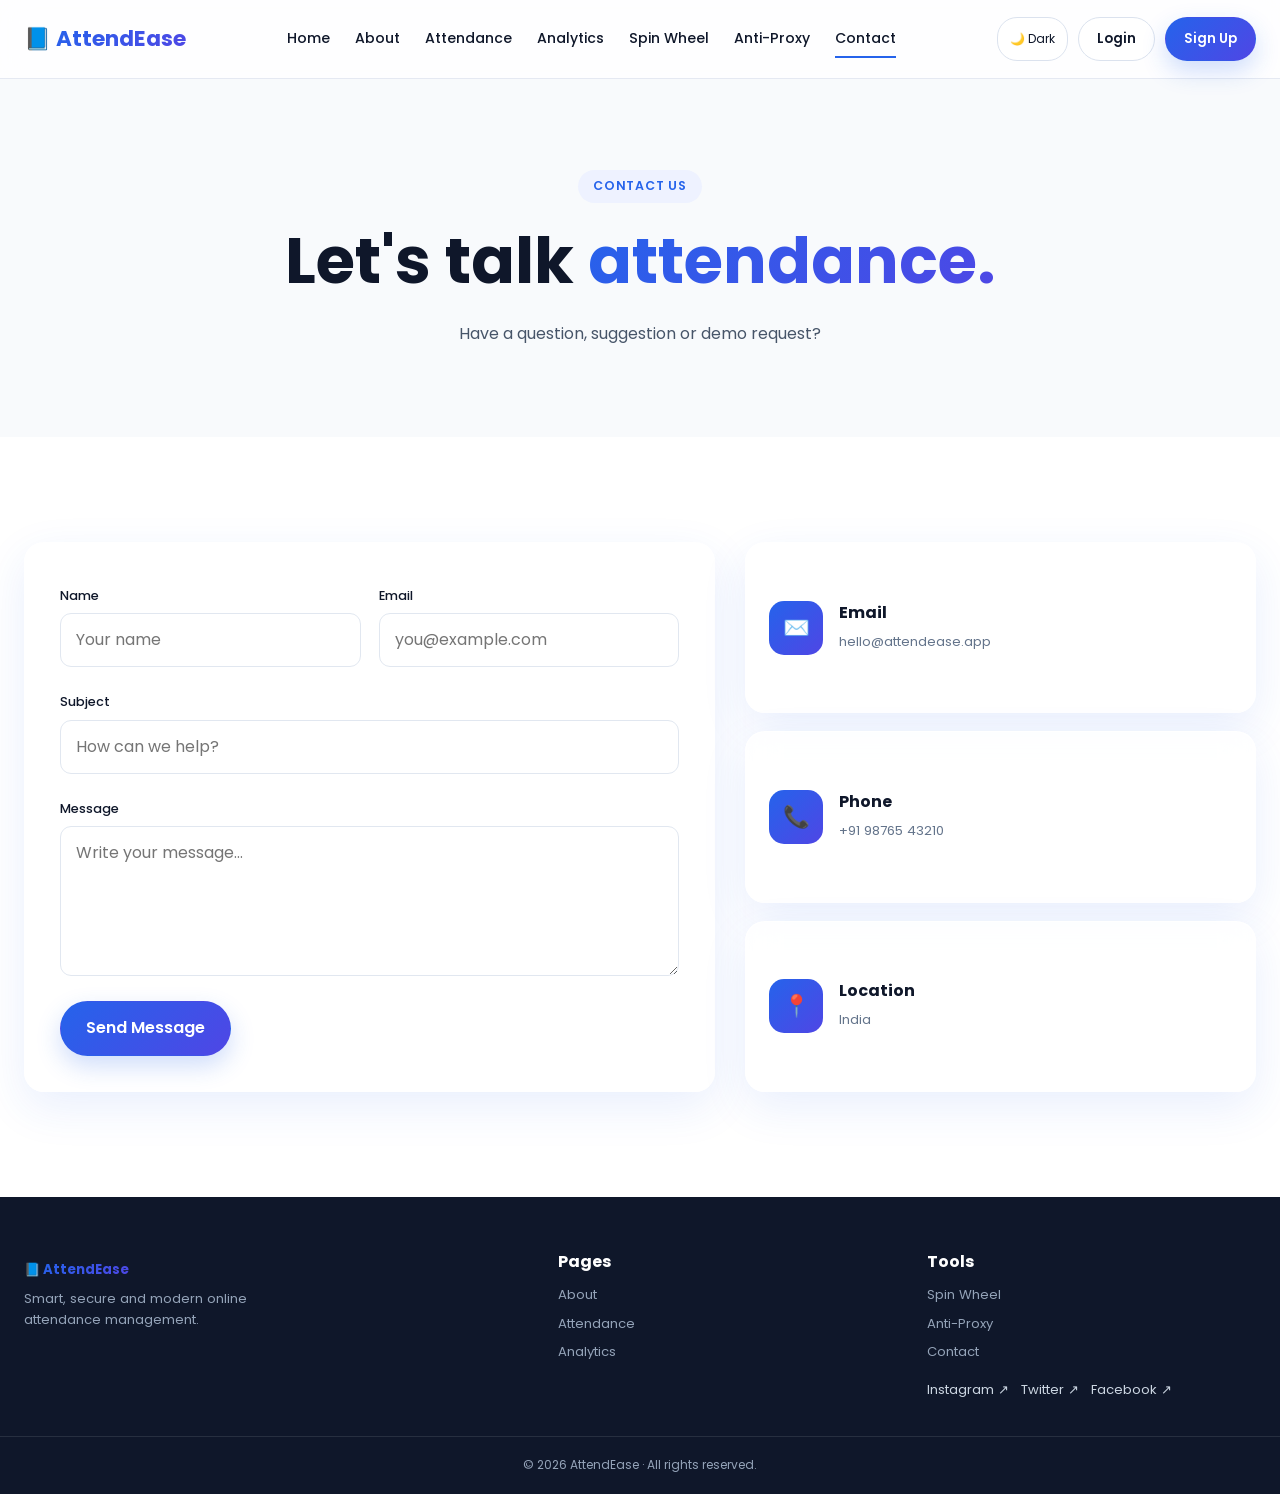
<file: contact.html>
<!DOCTYPE html>
<html lang="en">

<head>
    <meta charset="UTF-8">
    <meta name="viewport" content="width=device-width, initial-scale=1.0">
    <title>Contact | AttendEase</title>

    <link rel="preconnect" href="https://fonts.googleapis.com">
    <link href="https://fonts.googleapis.com/css2?family=Poppins:wght@300;400;500;600;700&display=swap" rel="stylesheet">
    <link rel="stylesheet" href="style.css">
</head>

<body>

    <header class="navbar">
        <div class="nav-inner">

            <a class="logo" href="index.html">
                📘 <span>AttendEase</span>
            </a>

            <input type="checkbox" id="nav-toggle">

            <label class="nav-toggle-label" for="nav-toggle">
                <span></span>
                <span></span>
                <span></span>
            </label>

            <nav class="nav-links">
                <a href="index.html">Home</a>
                <a href="about.html">About</a>
                <a href="attendance.html">Attendance</a>
                <a href="analytics.html">Analytics</a>
                <a href="wheel.html">Spin Wheel</a>
                <a href="anti-proxy.html">Anti-Proxy</a>
                <a class="active" href="contact.html">Contact</a>
            </nav>

            <div class="nav-actions">
                <a class="btn btn-outline" href="login.html">Login</a>
                <a class="btn btn-primary" href="signup.html">Sign Up</a>
            </div>

        </div>
    </header>

    <main>

        <section class="page-hero">
            <div class="container">

                <span class="eyebrow">Contact Us</span>

                <h1>
                    Let's talk
                    <span class="gradient-text">attendance.</span>
                </h1>

                <p>
                    Have a question, suggestion or demo request?
                </p>

            </div>
        </section>

        <section class="section">

            <div class="container contact-grid">

                <form
                    class="glass contact-form"
                    action="mailto:hello@attendease.app"
                    method="post"
                    enctype="text/plain"
                >

                    <div class="form-row">

                        <div>
                            <label for="contact-name">Name</label>

                            <input
                                id="contact-name"
                                class="input"
                                name="name"
                                autocomplete="name"
                                required
                                placeholder="Your name"
                            >
                        </div>

                        <div>
                            <label for="contact-email">Email</label>

                            <input
                                id="contact-email"
                                class="input"
                                name="email"
                                type="email"
                                autocomplete="email"
                                required
                                placeholder="you@example.com"
                            >
                        </div>

                    </div>

                    <label for="contact-subject">Subject</label>

                    <input
                        id="contact-subject"
                        class="input"
                        name="subject"
                        required
                        placeholder="How can we help?"
                    >

                    <label for="contact-message">Message</label>

                    <textarea
                        id="contact-message"
                        class="input"
                        name="message"
                        required
                        placeholder="Write your message..."
                    ></textarea>

                    <button class="btn btn-primary" type="submit">
                        Send Message
                    </button>

                </form>

                <div class="contact-info">

                    <div class="glass contact-card">
                        <div class="icon">✉️</div>

                        <div>
                            <h3>Email</h3>
                            <p>hello@attendease.app</p>
                        </div>
                    </div>

                    <div class="glass contact-card">
                        <div class="icon">📞</div>

                        <div>
                            <h3>Phone</h3>
                            <p>+91 98765 43210</p>
                        </div>
                    </div>

                    <div class="glass contact-card">
                        <div class="icon">📍</div>

                        <div>
                            <h3>Location</h3>
                            <p>India</p>
                        </div>
                    </div>

                </div>

            </div>

        </section>

    </main>

    <footer>

        <div class="container footer-inner">

            <div>
                <a class="logo footer-logo" href="index.html">
                    📘 <span>AttendEase</span>
                </a>

                <p>
                    Smart, secure and modern online attendance management.
                </p>
            </div>

            <div>
                <h4>Pages</h4>
                <a href="about.html">About</a>
                <a href="attendance.html">Attendance</a>
                <a href="analytics.html">Analytics</a>
            </div>

            <div>
                <h4>Tools</h4>
                <a href="wheel.html">Spin Wheel</a>
                <a href="anti-proxy.html">Anti-Proxy</a>
                <a href="contact.html">Contact</a>

                <div class="social-links" aria-label="Social media links">

                    <a href="https://www.instagram.com/" target="_blank" rel="noopener noreferrer">
                        Instagram ↗
                    </a>

                    <a href="https://twitter.com/" target="_blank" rel="noopener noreferrer">
                        Twitter ↗
                    </a>

                    <a href="https://www.facebook.com/" target="_blank" rel="noopener noreferrer">
                        Facebook ↗
                    </a>

                </div>
            </div>

        </div>

        <div class="footer-bottom">
            © 2026 AttendEase · All rights reserved.
        </div>

    </footer>

    <script src="script.js" defer></script>
</body>

</html>
</file>
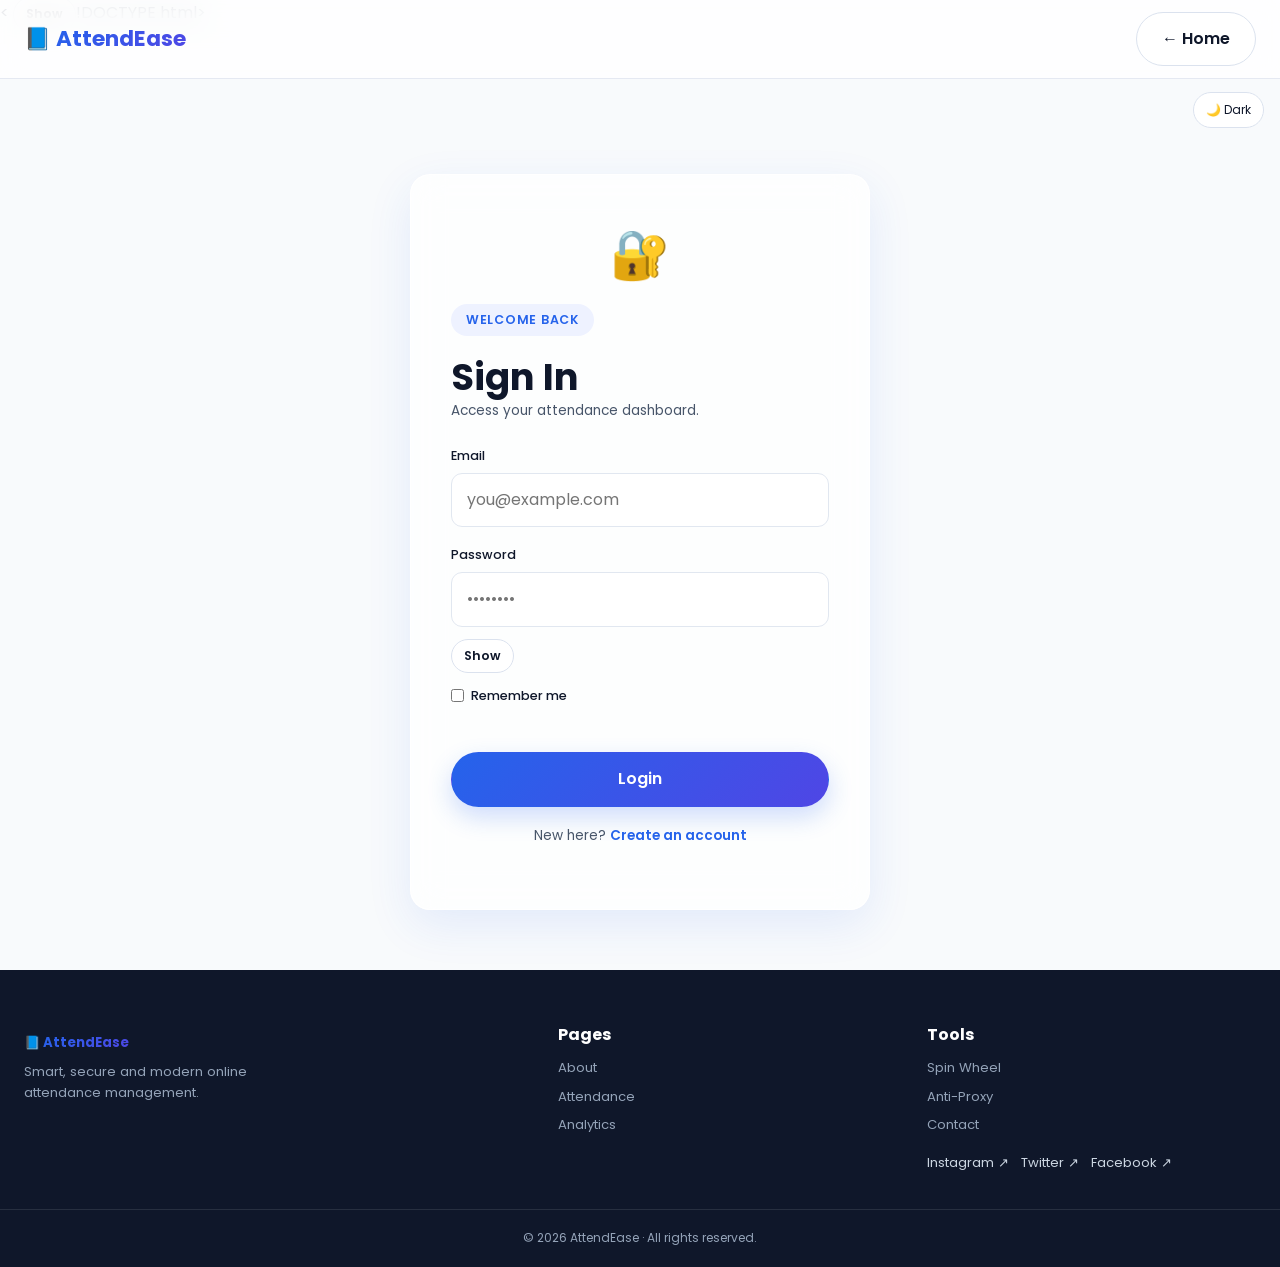
<file: login.html>
<
                    <button class="password-toggle btn btn-outline" type="button" data-password-target="login-password" aria-label="Show password">Show</button>!DOCTYPE html>
<html lang="en">

<head>
    <meta charset="UTF-8">
    <meta name="viewport" content="width=device-width, initial-scale=1.0">
    <title>Login | AttendEase</title>

    <link rel="preconnect" href="https://fonts.googleapis.com">
    <link href="https://fonts.googleapis.com/css2?family=Poppins:wght@300;400;500;600;700&display=swap" rel="stylesheet">
    <link rel="stylesheet" href="style.css">
</head>

<body class="auth-page">

    <header class="navbar">

        <div class="nav-inner">

            <a class="logo" href="index.html">
                📘 <span>AttendEase</span>
            </a>

            <a class="btn btn-outline" href="index.html">
                ← Home
            </a>

        </div>

    </header>

    <main>

        <section class="auth-section">

            <div class="auth-card glass">

                <div class="auth-icon">🔐</div>

                <span class="eyebrow">Welcome Back</span>

                <h1>Sign In</h1>

                <p>
                    Access your attendance dashboard.
                </p>

                <form action="attendance.html" method="get">

                    <label for="login-email">Email</label>

                    <input
                        id="login-email"
                        class="input"
                        name="email"
                        type="email"
                        autocomplete="email"
                        required
                        placeholder="you@example.com"
                    >

                    <label for="login-password">Password</label>

                    <input
                        id="login-password"
                        class="input"
                        name="password"
                        type="password"
                        autocomplete="current-password"
                        minlength="6"
                        required
                        placeholder="••••••••"
                    >
                    <button class="password-toggle btn btn-outline" type="button" data-password-target="login-password" aria-label="Show password">Show</button>

                    <label class="remember">
                        <input name="remember" type="checkbox">
                        Remember me
                    </label>

                    <button class="btn btn-primary full" type="submit">
                        Login
                    </button>

                </form>

                <p class="auth-switch">
                    New here?
                    <a href="signup.html">Create an account</a>
                </p>

            </div>

        </section>

    </main>

    <footer>

        <div class="container footer-inner">

            <div>

                <a class="logo footer-logo" href="index.html">
                    📘 <span>AttendEase</span>
                </a>

                <p>
                    Smart, secure and modern online attendance management.
                </p>

            </div>

            <div>

                <h4>Pages</h4>

                <a href="about.html">About</a>
                <a href="attendance.html">Attendance</a>
                <a href="analytics.html">Analytics</a>

            </div>

            <div>

                <h4>Tools</h4>

                <a href="wheel.html">Spin Wheel</a>
                <a href="anti-proxy.html">Anti-Proxy</a>
                <a href="contact.html">Contact</a>

                <div class="social-links" aria-label="Social media links">

                    <a href="https://www.instagram.com/" target="_blank" rel="noopener noreferrer">
                        Instagram ↗
                    </a>

                    <a href="https://twitter.com/" target="_blank" rel="noopener noreferrer">
                        Twitter ↗
                    </a>

                    <a href="https://www.facebook.com/" target="_blank" rel="noopener noreferrer">
                        Facebook ↗
                    </a>

                </div>

            </div>

        </div>

        <div class="footer-bottom">
            © 2026 AttendEase · All rights reserved.
        </div>

    </footer>

    <script src="script.js" defer></script>
</body>

</html>
</file>
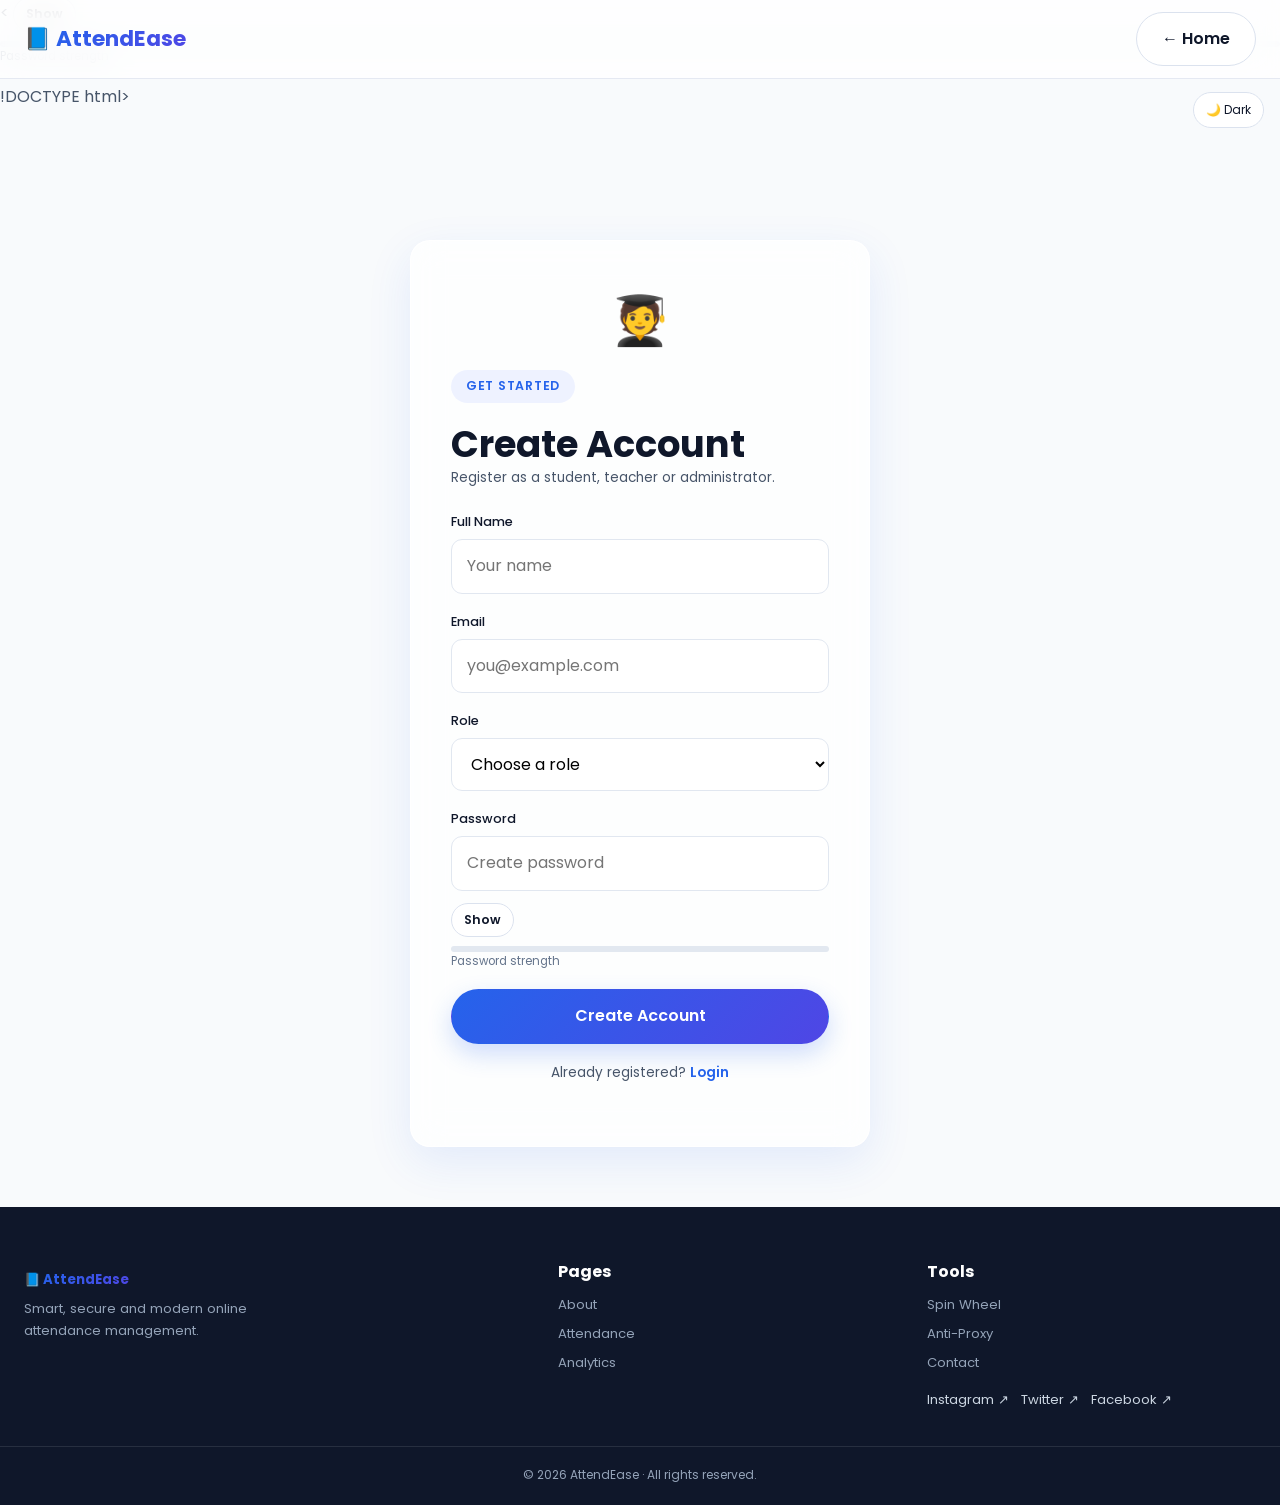
<file: signup.html>
<
                    <button class="password-toggle btn btn-outline" type="button" data-password-target="signup-password" aria-label="Show password">Show</button>
                    <div class="password-strength" aria-live="polite"><div><span id="passwordStrengthFill"></span></div><small id="passwordStrengthText">Password strength</small></div>!DOCTYPE html>
<html lang="en">

<head>
    <meta charset="UTF-8">
    <meta name="viewport" content="width=device-width, initial-scale=1.0">
    <title>Sign Up | AttendEase</title>

    <link rel="preconnect" href="https://fonts.googleapis.com">
    <link href="https://fonts.googleapis.com/css2?family=Poppins:wght@300;400;500;600;700&display=swap" rel="stylesheet">
    <link rel="stylesheet" href="style.css">
</head>

<body class="auth-page">

    <header class="navbar">

        <div class="nav-inner">

            <a class="logo" href="index.html">
                📘 <span>AttendEase</span>
            </a>

            <a class="btn btn-outline" href="index.html">
                ← Home
            </a>

        </div>

    </header>

    <main>

        <section class="auth-section">

            <div class="auth-card glass">

                <div class="auth-icon">🧑‍🎓</div>

                <span class="eyebrow">Get Started</span>

                <h1>Create Account</h1>

                <p>
                    Register as a student, teacher or administrator.
                </p>

                <form action="login.html" method="get">

                    <label for="signup-name">Full Name</label>

                    <input
                        id="signup-name"
                        class="input"
                        name="name"
                        autocomplete="name"
                        required
                        placeholder="Your name"
                    >

                    <label for="signup-email">Email</label>

                    <input
                        id="signup-email"
                        class="input"
                        name="email"
                        type="email"
                        autocomplete="email"
                        required
                        placeholder="you@example.com"
                    >

                    <label for="signup-role">Role</label>

                    <select
                        id="signup-role"
                        class="input"
                        name="role"
                        required
                    >
                        <option value="">Choose a role</option>
                        <option>Student</option>
                        <option>Teacher</option>
                        <option>Administrator</option>
                    </select>

                    <label for="signup-password">Password</label>

                    <input
                        id="signup-password"
                        class="input"
                        name="password"
                        type="password"
                        autocomplete="new-password"
                        minlength="6"
                        required
                        placeholder="Create password"
                    >
                    <button class="password-toggle btn btn-outline" type="button" data-password-target="signup-password" aria-label="Show password">Show</button><div class="password-strength" aria-live="polite"><div><span id="passwordStrengthFill"></span></div><small id="passwordStrengthText">Password strength</small></div>

                    <button class="btn btn-primary full" type="submit">
                        Create Account
                    </button>

                </form>

                <p class="auth-switch">
                    Already registered?
                    <a href="login.html">Login</a>
                </p>

            </div>

        </section>

    </main>

    <footer>

        <div class="container footer-inner">

            <div>

                <a class="logo footer-logo" href="index.html">
                    📘 <span>AttendEase</span>
                </a>

                <p>
                    Smart, secure and modern online attendance management.
                </p>

            </div>

            <div>

                <h4>Pages</h4>

                <a href="about.html">About</a>
                <a href="attendance.html">Attendance</a>
                <a href="analytics.html">Analytics</a>

            </div>

            <div>

                <h4>Tools</h4>

                <a href="wheel.html">Spin Wheel</a>
                <a href="anti-proxy.html">Anti-Proxy</a>
                <a href="contact.html">Contact</a>

                <div class="social-links" aria-label="Social media links">

                    <a href="https://www.instagram.com/" target="_blank" rel="noopener noreferrer">
                        Instagram ↗
                    </a>

                    <a href="https://twitter.com/" target="_blank" rel="noopener noreferrer">
                        Twitter ↗
                    </a>

                    <a href="https://www.facebook.com/" target="_blank" rel="noopener noreferrer">
                        Facebook ↗
                    </a>

                </div>

            </div>

        </div>

        <div class="footer-bottom">
            © 2026 AttendEase · All rights reserved.
        </div>

    </footer>

    <script src="script.js" defer></script>
</body>

</html>
</file>
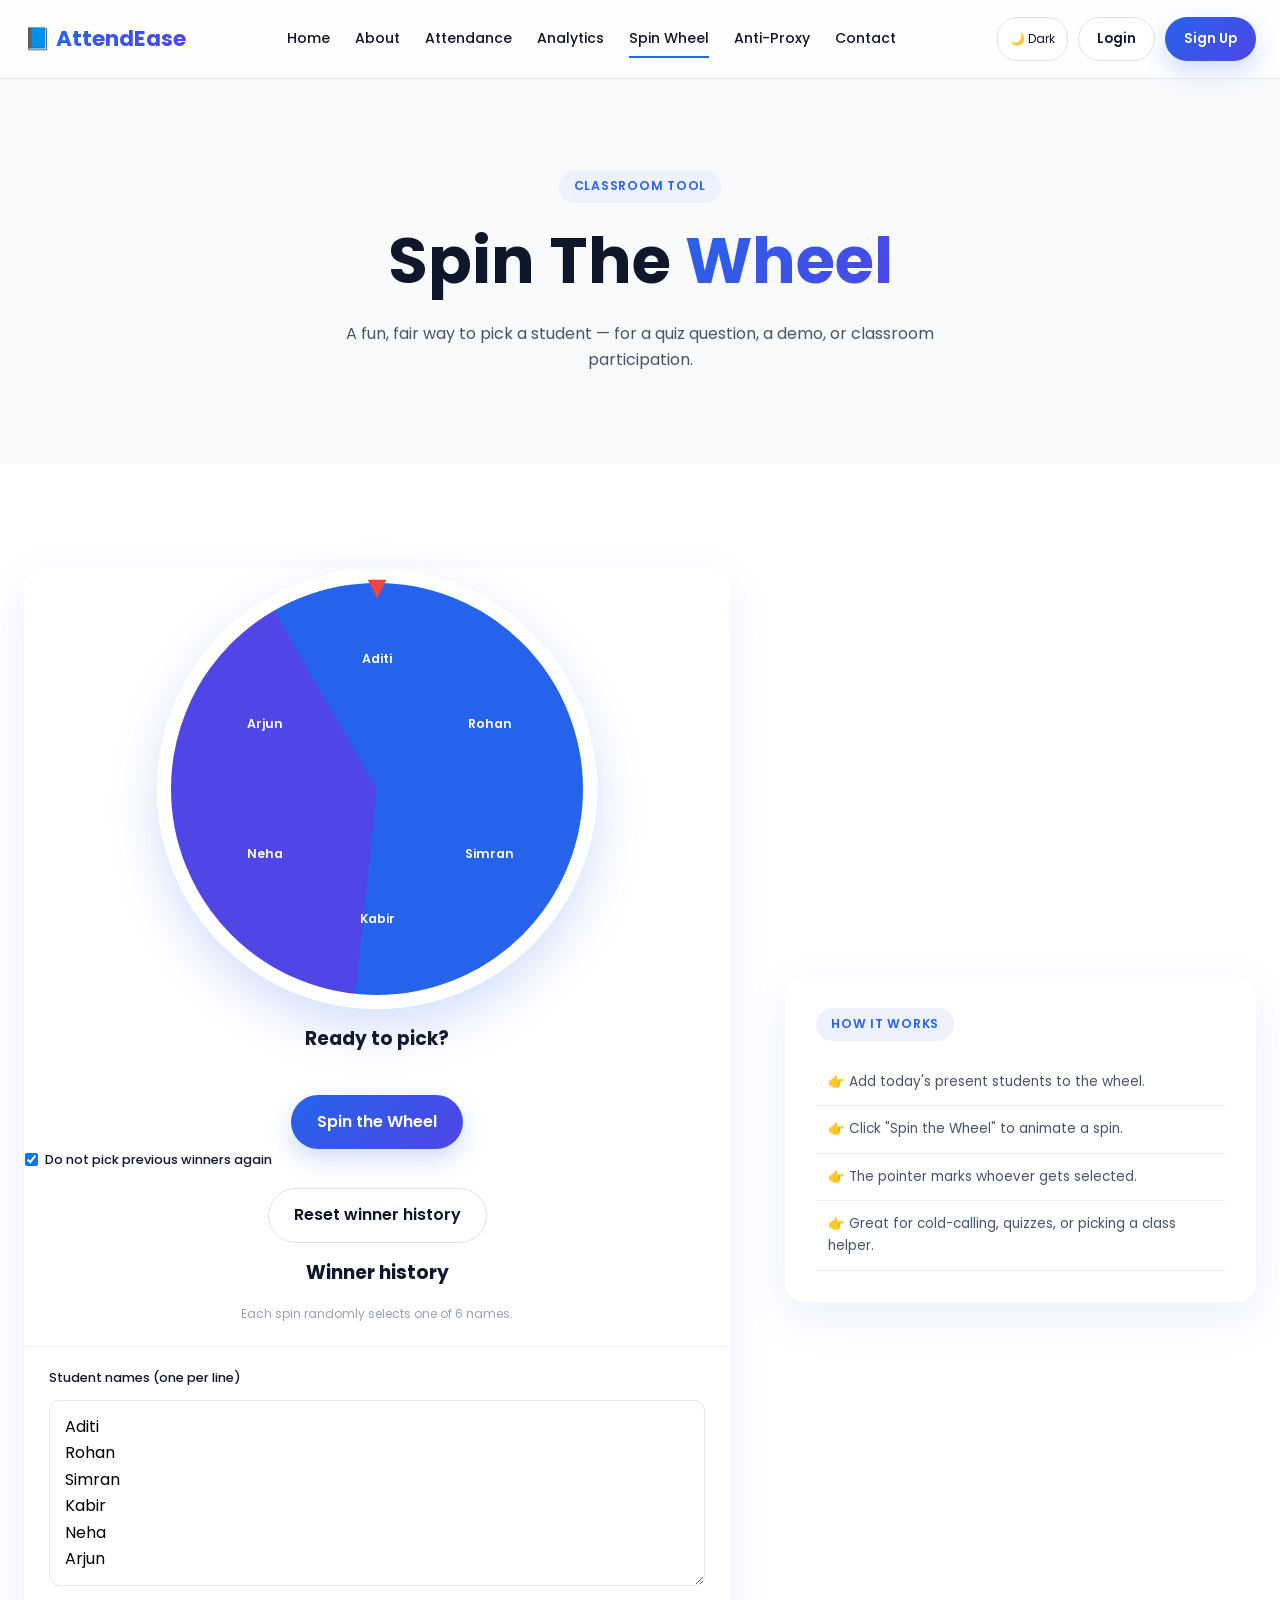
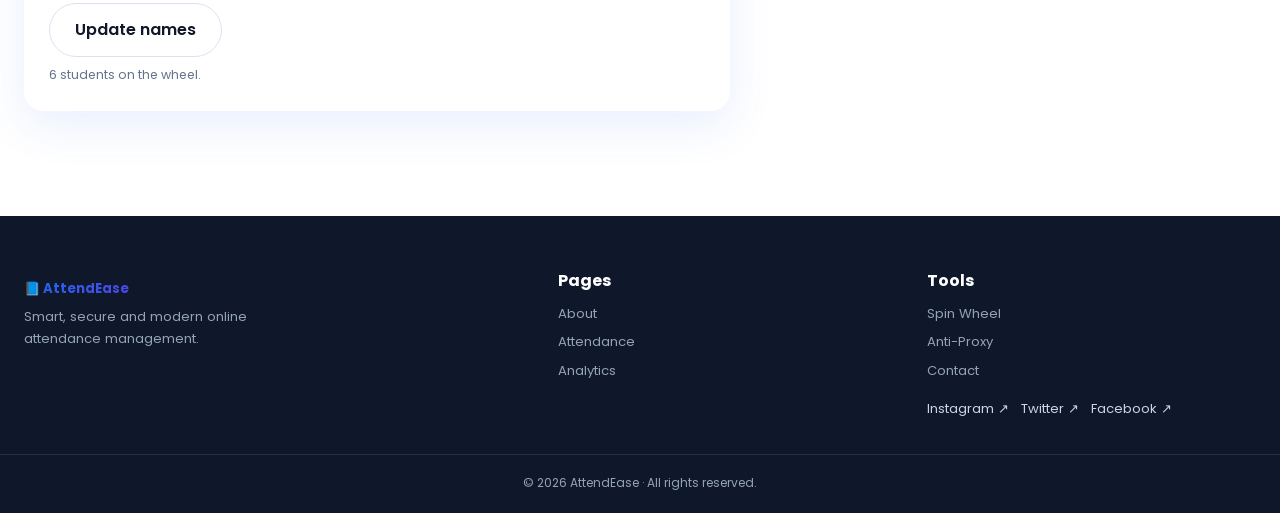
<file: wheel.html>
<!DOCTYPE html>
<html lang="en">

<head>
    <meta charset="UTF-8">
    <meta name="viewport" content="width=device-width, initial-scale=1.0">
    <title>Spin Wheel | AttendEase</title>

    <link rel="preconnect" href="https://fonts.googleapis.com">
    <link href="https://fonts.googleapis.com/css2?family=Poppins:wght@300;400;500;600;700&display=swap" rel="stylesheet">
    <link rel="stylesheet" href="style.css">

</head>

<body>

    <header class="navbar">

        <div class="nav-inner">

            <a class="logo" href="index.html">
                📘 <span>AttendEase</span>
            </a>

            <input type="checkbox" id="nav-toggle">

            <label class="nav-toggle-label" for="nav-toggle">
                <span></span>
                <span></span>
                <span></span>
            </label>

            <nav class="nav-links">
                <a href="index.html">Home</a>
                <a href="about.html">About</a>
                <a href="attendance.html">Attendance</a>
                <a href="analytics.html">Analytics</a>
                <a class="active" href="wheel.html">Spin Wheel</a>
                <a href="anti-proxy.html">Anti-Proxy</a>
                <a href="contact.html">Contact</a>
            </nav>

            <div class="nav-actions">
                <a class="btn btn-outline" href="login.html">Login</a>
                <a class="btn btn-primary" href="signup.html">Sign Up</a>
            </div>

        </div>

    </header>

    <main>

        <section class="page-hero">

            <div class="container">

                <span class="eyebrow">Classroom Tool</span>

                <h1>
                    Spin The
                    <span class="gradient-text">Wheel</span>
                </h1>

                <p>
                    A fun, fair way to pick a student — for a quiz question,
                    a demo, or classroom participation.
                </p>

            </div>

        </section>

        <section class="section">

            <div class="container">

                <input type="checkbox" id="spinToggle">

                <div class="wheel-layout">

                    <div class="glass wheel-area">

                        <span class="pointer">▼</span>

                        <div class="wheel">

                            <span class="wheel-label">Aditi</span>
                            <span class="wheel-label">Rohan</span>
                            <span class="wheel-label">Simran</span>
                            <span class="wheel-label">Kabir</span>
                            <span class="wheel-label">Neha</span>
                            <span class="wheel-label">Arjun</span>

                        </div>

                        <h3>Ready to pick?</h3>

                        <p class="spin-result" aria-live="polite"></p>

                        <button type="button" class="btn btn-primary spin-btn">Spin the Wheel</button>

                        <label class="remember"><input id="avoidRepeatWinners" type="checkbox" checked> Do not pick previous winners again</label><button type="button" class="btn btn-outline" id="resetWheelWinners">Reset winner history</button><h3>Winner history</h3><ol id="winnerHistory" class="winner-history"></ol>
                        <p class="spin-note">Add 2–8 names below, then spin to make a random selection.</p>
                        <div class="wheel-editor">
                            <label for="wheelNames">Student names (one per line)</label>
                            <textarea class="input" id="wheelNames" rows="6" spellcheck="false">Aditi
Rohan
Simran
Kabir
Neha
Arjun</textarea>
                            <button type="button" class="btn btn-outline" id="updateWheelNames">Update names</button>
                            <p id="wheelNamesStatus" class="search-message" aria-live="polite">6 students on the wheel.</p>
                        </div>

                    </div>

                    <div class="glass side-panel">

                        <span class="eyebrow">How It Works</span>

                        <ul>
                            <li>👉 Add today's present students to the wheel.</li>
                            <li>👉 Click "Spin the Wheel" to animate a spin.</li>
                            <li>👉 The pointer marks whoever gets selected.</li>
                            <li>👉 Great for cold-calling, quizzes, or picking a class helper.</li>
                        </ul>

                    </div>

                </div>

            </div>

        </section>

    </main>

    <footer>

        <div class="container footer-inner">

            <div>

                <a class="logo footer-logo" href="index.html">
                    📘 <span>AttendEase</span>
                </a>

                <p>
                    Smart, secure and modern online attendance management.
                </p>

            </div>

            <div>

                <h4>Pages</h4>

                <a href="about.html">About</a>
                <a href="attendance.html">Attendance</a>
                <a href="analytics.html">Analytics</a>

            </div>

            <div>

                <h4>Tools</h4>

                <a href="wheel.html">Spin Wheel</a>
                <a href="anti-proxy.html">Anti-Proxy</a>
                <a href="contact.html">Contact</a>

                <div class="social-links" aria-label="Social media links">

                    <a href="https://www.instagram.com/" target="_blank" rel="noopener noreferrer">
                        Instagram ↗
                    </a>

                    <a href="https://twitter.com/" target="_blank" rel="noopener noreferrer">
                        Twitter ↗
                    </a>

                    <a href="https://www.facebook.com/" target="_blank" rel="noopener noreferrer">
                        Facebook ↗
                    </a>

                </div>

            </div>

        </div>

        <div class="footer-bottom">
            © 2026 AttendEase · All rights reserved.
        </div>

    </footer>

    <script src="script.js" defer></script>
</body>

</html>
</file>
<file: style.css>
* {
    box-sizing: border-box;
    margin: 0;
    padding: 0
}

html {
    scroll-behavior: smooth
}

body {
    font-family: 'Poppins', sans-serif;
    color: #475569;
    background: #fff;
    line-height: 1.65;
    overflow-x: hidden
}

a {
    text-decoration: none;
    color: inherit
}

button,
input,
select,
textarea {
    font: inherit
}

button {
    cursor: pointer
}

h1,
h2,
h3,
h4 {
    color: #0f172a;
    line-height: 1.25
}

h1 {
    font-size: clamp(2.4rem, 5vw, 4.2rem);
    font-weight: 700
}

h2 {
    font-size: clamp(2rem, 4vw, 3rem);
    margin-bottom: 16px
}

h3 {
    margin-bottom: 8px
}

.container {
    width: min(1240px, calc(100% - 48px));
    margin: auto
}

.gradient-text {
    background: linear-gradient(135deg, #2563eb, #4f46e5);
    -webkit-background-clip: text;
    background-clip: text;
    color: transparent
}

.glass {
    background: rgba(255, 255, 255, .72);
    border: 1px solid rgba(255, 255, 255, .8);
    backdrop-filter: blur(16px);
    box-shadow: 0 15px 45px rgba(37, 99, 235, .1);
    border-radius: 20px
}

.eyebrow {
    display: inline-block;
    color: #2563eb;
    background: #eef2ff;
    padding: 6px 15px;
    border-radius: 30px;
    font-size: .78rem;
    font-weight: 600;
    letter-spacing: .06em;
    text-transform: uppercase;
    margin-bottom: 18px
}

.btn {
    display: inline-flex;
    align-items: center;
    justify-content: center;
    gap: 8px;
    padding: 13px 25px;
    border-radius: 50px;
    font-weight: 600;
    border: 1px solid transparent;
    transition: .3s
}

.btn:hover {
    transform: translateY(-3px)
}

.btn-primary {
    background: linear-gradient(135deg, #2563eb, #4f46e5);
    color: #fff;
    box-shadow: 0 10px 25px rgba(37, 99, 235, .22)
}

.btn-outline {
    border-color: #dbe2ee;
    color: #0f172a;
    background: #fff
}

.full {
    width: 100%
}

.navbar {
    position: fixed;
    z-index: 1000;
    top: 0;
    left: 0;
    right: 0;
    background: rgba(255, 255, 255, .8);
    backdrop-filter: blur(15px);
    border-bottom: 1px solid #e5e9f2
}

.nav-inner {
    width: min(1240px, calc(100% - 48px));
    margin: auto;
    min-height: 78px;
    display: flex;
    align-items: center;
    justify-content: space-between;
    gap: 24px
}

.logo {
    font-size: 1.35rem;
    font-weight: 700;
    color: #0f172a;
    white-space: nowrap
}

.logo span {
    background: linear-gradient(135deg, #2563eb, #4f46e5);
    -webkit-background-clip: text;
    color: transparent
}

.nav-links {
    display: flex;
    gap: 25px;
    align-items: center
}

.nav-links a {
    font-size: .88rem;
    font-weight: 500;
    color: #0f172a;
    position: relative
}

.nav-links a:after {
    content: "";
    position: absolute;
    left: 0;
    bottom: -7px;
    width: 0;
    height: 2px;
    background: #2563eb;
    transition: .25s
}

.nav-links a:hover:after,
.nav-links a.active:after {
    width: 100%
}

.nav-actions {
    display: flex;
    gap: 10px
}

.nav-actions .btn {
    padding: 10px 18px;
    font-size: .82rem
}

#nav-toggle,
.nav-toggle-label {
    display: none
}

.hero {
    min-height: 100vh;
    padding: 145px 0 90px;
    background: #f8fafc;
    position: relative;
    overflow: hidden
}

.hero:before {
    content: "";
    position: absolute;
    inset: 0;
    background: radial-gradient(circle at 75% 20%, rgba(37, 99, 235, .16), transparent 35%)
}

.hero-grid {
    display: grid;
    grid-template-columns: 1fr 1fr;
    align-items: center;
    gap: 70px;
    position: relative
}

.hero-content p {
    font-size: 1.05rem;
    max-width: 570px;
    margin: 22px 0 32px
}

.hero-buttons {
    display: flex;
    gap: 13px;
    flex-wrap: wrap
}

.hero-trust {
    display: flex;
    gap: 38px;
    margin-top: 42px
}

.hero-trust strong {
    display: block;
    font-size: 1.4rem;
    color: #0f172a
}

.hero-trust span {
    font-size: .78rem;
    color: #94a3b8
}

.dashboard-wrap {
    position: relative;
    padding: 30px
}

.dashboard {
    padding: 28px
}

.dash-head {
    display: flex;
    justify-content: space-between;
    align-items: center;
    margin-bottom: 20px
}

.dash-head h3 {
    margin: 0
}

.live-dot {
    font-size: .75rem;
    color: #16a34a
}

.student-row {
    display: flex;
    justify-content: space-between;
    align-items: center;
    padding: 13px 15px;
    background: #f8fafc;
    border-radius: 12px;
    margin: 9px 0;
    font-size: .86rem
}

.present,
.status.present {
    color: #16a34a;
    background: #dcfce7;
    padding: 4px 10px;
    border-radius: 20px;
    font-size: .7rem
}

.absent,
.status.absent {
    color: #dc2626;
    background: #fee2e2;
    padding: 4px 10px;
    border-radius: 20px;
    font-size: .7rem
}

.mini-chart {
    height: 100px;
    display: flex;
    align-items: end;
    gap: 8px;
    margin-top: 22px
}

.mini-chart i,
.big-chart i {
    display: block;
    flex: 1;
    background: linear-gradient(180deg, #60a5fa, #4f46e5);
    border-radius: 7px 7px 2px 2px
}

.float-card {
    position: absolute;
    display: flex;
    align-items: center;
    gap: 10px;
    padding: 13px 17px;
    z-index: 3
}

.float-card small {
    display: block;
    color: #94a3b8;
    font-size: .68rem
}

.float-card b {
    display: block;
    color: #0f172a
}

.top-float {
    right: -5%;
    top: 0
}

.bottom-float {
    left: -7%;
    bottom: 0
}

.section {
    padding: 105px 0
}

.section-head {
    text-align: center;
    max-width: 680px;
    margin: 0 auto 55px
}

.section-head p {
    max-width: 600px;
    margin: auto
}

.feature-grid {
    display: grid;
    grid-template-columns: repeat(3, 1fr);
    gap: 25px
}

.feature-card {
    padding: 30px;
    transition: .3s
}

.feature-card:hover {
    transform: translateY(-8px)
}

.icon {
    width: 54px;
    height: 54px;
    border-radius: 15px;
    display: grid;
    place-items: center;
    background: linear-gradient(135deg, #2563eb, #4f46e5);
    color: #fff;
    font-size: 1.35rem;
    margin-bottom: 18px
}

.feature-card p {
    font-size: .88rem
}

.stats-section {
    padding: 75px 0;
    background: linear-gradient(135deg, #2563eb, #4f46e5);
    color: #fff
}

.stats-grid {
    display: grid;
    grid-template-columns: repeat(4, 1fr);
    gap: 20px
}

.stats-grid>div {
    text-align: center;
    padding: 22px;
    background: rgba(255, 255, 255, .12);
    border: 1px solid rgba(255, 255, 255, .2);
    border-radius: 17px
}

.stats-grid strong {
    display: block;
    font-size: 2rem
}

.stats-grid span {
    font-size: .8rem
}

.split {
    display: grid;
    grid-template-columns: 1.1fr .9fr;
    gap: 65px;
    align-items: center
}

.steps {
    display: grid;
    gap: 18px;
    margin-top: 30px
}

.steps div,
.security-step {
    display: flex;
    gap: 15px;
    align-items: center
}

.steps b,
.security-step b {
    width: 45px;
    height: 45px;
    display: grid;
    place-items: center;
    border-radius: 50%;
    background: #eef2ff;
    color: #2563eb
}

.steps span strong,
.security-step strong {
    display: block;
    color: #0f172a
}

.callout,
.info-card {
    padding: 38px
}

.callout .icon,
.info-card .big-icon {
    margin-bottom: 20px
}

.page-hero {
    padding: 170px 0 90px;
    background: #f8fafc;
    text-align: center
}

.page-hero p {
    max-width: 650px;
    margin: 20px auto 0
}

.check-list {
    display: grid;
    grid-template-columns: 1fr 1fr;
    gap: 13px;
    margin-top: 28px
}

.check-list p {
    font-size: .9rem
}

.info-card {
    text-align: center
}

.big-icon {
    font-size: 4rem
}

.dashboard-toolbar {
    padding: 20px 24px;
    display: flex;
    justify-content: space-between;
    align-items: center;
    margin-bottom: 22px
}

.dashboard-toolbar small {
    display: block;
    color: #94a3b8
}

.badge {
    display: inline-block;
    padding: 7px 11px;
    border-radius: 20px;
    background: #dcfce7;
    color: #15803d;
    font-size: .72rem;
    margin-left: 7px
}

.badge.danger {
    background: #fee2e2;
    color: #dc2626
}

.attendance-table {
    overflow: hidden
}

.table-head,
.att-row {
    display: grid;
    grid-template-columns: 1.6fr .7fr .8fr 1fr;
    gap: 10px;
    align-items: center;
    padding: 18px 22px
}

.table-head {
    background: #f8fafc;
    font-size: .78rem;
    font-weight: 600;
    color: #64748b
}

.att-row {
    border-top: 1px solid #eef2f7;
    font-size: .85rem
}

.small-btn {
    padding: 8px 12px;
    border-radius: 20px;
    border: 0;
    background: #eef2ff;
    color: #2563eb;
    font-size: .72rem
}

.center-actions {
    display: flex;
    justify-content: center;
    gap: 12px;
    margin-top: 25px
}

.analytics-cards {
    display: grid;
    grid-template-columns: repeat(3, 1fr);
    gap: 20px;
    margin-bottom: 25px
}

.metric {
    padding: 27px
}

.metric span,
.metric small {
    display: block;
    color: #94a3b8;
    font-size: .78rem
}

.metric strong {
    display: block;
    font-size: 2.2rem;
    color: #0f172a
}

.metric small {
    color: #16a34a
}

.chart-card {
    padding: 28px
}

.big-chart {
    height: 330px;
    display: flex;
    align-items: end;
    gap: 22px;
    border-bottom: 1px solid #dbe2ee;
    padding: 30px 15px 0
}

.big-chart i {
    position: relative;
    max-width: 100px
}

.big-chart b {
    position: absolute;
    bottom: -30px;
    left: 50%;
    transform: translateX(-50%);
    font-size: .7rem;
    color: #64748b;
    font-style: normal
}

.wheel-layout {
    display: grid;
    grid-template-columns: 1.2fr .8fr;
    gap: 55px;
    align-items: center
}

.wheel-area {
    text-align: center;
    position: relative
}

.wheel {
    width: min(440px, 75vw);
    aspect-ratio: 1;
    margin: auto;
    border-radius: 50%;
    border: 14px solid #fff;
    box-shadow: 0 20px 50px rgba(37, 99, 235, .2);
    background: conic-gradient(from -30deg, #2563eb 0 16.66%, #4f46e5 16.66% 33.32%, #60a5fa 33.32% 49.98%, #818cf8 49.98% 66.64%, #3b82f6 66.64% 83.3%, #6366f1 83.3% 100%);
    position: relative;
    transition: transform 4s cubic-bezier(.15, .75, .1, 1)
}

.wheel-label {
    position: absolute;
    color: #fff;
    font-size: .78rem;
    font-weight: 600;
    left: 50%;
    top: 50%;
    transform-origin: 0 0
}

.wheel-label:nth-child(1) {
    transform: translate(0px, -130px) rotate(0deg)
}

.wheel-label:nth-child(2) {
    transform: translate(113px, -65px) rotate(60deg)
}

.wheel-label:nth-child(3) {
    transform: translate(113px, 65px) rotate(120deg)
}

.wheel-label:nth-child(4) {
    transform: translate(0px, 130px) rotate(180deg)
}

.wheel-label:nth-child(5) {
    transform: translate(-113px, 65px) rotate(240deg)
}

.wheel-label:nth-child(6) {
    transform: translate(-113px, -65px) rotate(300deg)
}

.pointer {
    position: absolute;
    z-index: 5;
    top: -8px;
    left: 50%;
    transform: translateX(-50%);
    color: #ef4444;
    font-size: 2rem
}

.spin-btn {
    margin-top: 28px
}

.wheel-area h3 {
    margin-top: 18px
}

.side-panel {
    padding: 30px
}

.side-panel ul {
    list-style: none
}

.side-panel li {
    padding: 12px;
    border-bottom: 1px solid #edf1f7;
    font-size: .85rem
}

.anti-grid {
    display: grid;
    grid-template-columns: 1fr 1fr;
    gap: 28px
}

.verify-card,
.security-info {
    padding: 38px
}

.shield {
    font-size: 4rem
}

.input {
    width: 100%;
    padding: 13px 15px;
    border: 1.5px solid #e1e7f0;
    border-radius: 11px;
    background: #fff;
    outline: 0;
    margin: 7px 0 17px
}

.input:focus {
    border-color: #2563eb;
    box-shadow: 0 0 0 4px rgba(37, 99, 235, .1)
}

label {
    font-size: .8rem;
    color: #0f172a;
    font-weight: 500
}

.verify-result {
    margin-top: 18px;
    padding: 13px;
    border-radius: 10px;
    background: #f8fafc;
    font-size: .8rem
}

.note {
    margin-top: 25px;
    padding: 15px;
    background: #fff7ed;
    color: #9a3412;
    border-radius: 12px;
    font-size: .78rem
}

.security-info {
    display: grid;
    gap: 22px
}

.auth-page {
    background: #f8fafc
}

.auth-section {
    min-height: 100vh;
    display: grid;
    place-items: center;
    padding: 130px 20px 60px
}

.auth-card {
    width: min(460px, 100%);
    padding: 40px
}

.auth-card h1 {
    font-size: 2.3rem
}

.auth-card>p {
    font-size: .85rem;
    margin-bottom: 22px
}

.auth-icon {
    text-align: center;
    font-size: 3rem;
    margin-bottom: 10px
}

.remember {
    display: flex;
    align-items: center;
    gap: 7px;
    margin-bottom: 18px
}

.auth-switch {
    text-align: center !important;
    margin-top: 18px !important
}

.auth-switch a {
    color: #2563eb;
    font-weight: 600
}

.contact-grid {
    display: grid;
    grid-template-columns: 1.15fr .85fr;
    gap: 30px
}

.contact-form {
    padding: 35px
}

.form-row {
    display: grid;
    grid-template-columns: 1fr 1fr;
    gap: 18px
}

.contact-form label {
    display: block;
    margin-top: 7px
}

.contact-info {
    display: grid;
    gap: 18px
}

.contact-card {
    padding: 23px;
    display: flex;
    gap: 16px;
    align-items: center
}

.contact-card .icon {
    margin: 0
}

.contact-card h3 {
    font-size: 1rem
}

.contact-card p {
    font-size: .82rem;
    color: #64748b
}

textarea.input {
    min-height: 150px;
    resize: vertical
}

footer {
    background: #0f172a;
    color: #94a3b8;
    padding: 55px 0 20px
}

.footer-inner {
    display: grid;
    grid-template-columns: 1.5fr 1fr 1fr;
    gap: 40px;
    padding-bottom: 35px
}

.footer-inner h4 {
    color: #fff;
    margin-bottom: 12px
}

.footer-inner a {
    display: block;
    font-size: .82rem;
    margin: 7px 0
}

.footer-logo {
    color: #fff
}

.footer-inner p {
    font-size: .82rem;
    max-width: 300px
}

.footer-bottom {
    text-align: center;
    border-top: 1px solid rgba(255, 255, 255, .1);
    padding-top: 18px;
    font-size: .75rem
}

.loader {
    position: fixed;
    inset: 0;
    background: #fff;
    z-index: 5000;
    display: grid;
    place-items: center
}

.loader-box {
    text-align: center;
    width: min(360px, 80%)
}

.loader-logo {
    font-size: 1.7rem;
    font-weight: 700;
    color: #0f172a;
    margin-bottom: 25px
}

.loader-line {
    height: 5px;
    background: #e5e9f2;
    border-radius: 10px;
    overflow: hidden
}

.loader-line span {
    display: block;
    height: 100%;
    width: 0;
    background: linear-gradient(90deg, #2563eb, #4f46e5);
    animation: load 2s linear forwards
}

.loader p {
    font-size: .75rem;
    color: #94a3b8;
    margin-top: 12px
}

@keyframes load {
    to {
        width: 100%
    }
}

.loader.hide {
    opacity: 0;
    visibility: hidden;
    transition: .5s
}

.blob {
    position: absolute;
    border-radius: 50%;
    filter: blur(5px);
    opacity: .2;
    background: #2563eb
}

.blob-a {
    width: 300px;
    height: 300px;
    right: -80px;
    top: 10%
}

.blob-b {
    width: 220px;
    height: 220px;
    left: -70px;
    bottom: 5%
}

@media(max-width:1050px) {
    .nav-links {
        gap: 14px
    }

    .hero-grid,
    .split,
    .wheel-layout,
    .anti-grid,
    .contact-grid {
        grid-template-columns: 1fr
    }

    .hero {
        text-align: center
    }

    .hero-content p {
        margin-left: auto;
        margin-right: auto
    }

    .hero-buttons,
    .hero-trust {
        justify-content: center
    }

    .dashboard-wrap {
        max-width: 600px;
        margin: auto
    }

    .feature-grid {
        grid-template-columns: repeat(2, 1fr)
    }

    .analytics-cards {
        grid-template-columns: 1fr 1fr
    }

    .footer-inner {
        grid-template-columns: 1fr 1fr
    }
}

@media(max-width:760px) {

    .container,
    .nav-inner {
        width: min(100% - 32px, 1240px)
    }

    .nav-actions {
        display: none
    }

    .nav-toggle-label {
        display: flex;
        flex-direction: column;
        gap: 5px
    }

    .nav-toggle-label span {
        width: 25px;
        height: 2px;
        background: #0f172a
    }

    .nav-links {
        position: fixed;
        top: 78px;
        right: -100%;
        width: 78%;
        height: calc(100vh - 78px);
        background: #fff;
        display: flex;
        flex-direction: column;
        align-items: center;
        justify-content: center;
        gap: 27px;
        transition: .35s;
        box-shadow: -20px 0 50px rgba(15, 23, 42, .12)
    }

    #nav-toggle:checked~.nav-links {
        right: 0
    }

    .hero {
        padding-top: 125px
    }

    .hero-trust {
        gap: 20px
    }

    .feature-grid,
    .stats-grid,
    .analytics-cards,
    .check-list,
    .form-row,
    .footer-inner {
        grid-template-columns: 1fr
    }

    .section {
        padding: 75px 0
    }

    .page-hero {
        padding: 135px 0 70px
    }

    .table-head {
        display: none
    }

    .att-row {
        grid-template-columns: 1fr 1fr;
        gap: 8px
    }

    .att-row .small-btn {
        width: max-content
    }

    .dashboard-toolbar {
        align-items: flex-start;
        gap: 15px;
        flex-direction: column
    }

    .center-actions {
        flex-direction: column
    }

    .big-chart {
        height: 240px;
        gap: 10px
    }

    .wheel {
        width: min(330px, 82vw)
    }

    .wheel-label:nth-child(1) {
        transform: translate(0px, -98px) rotate(0deg)
    }

    .wheel-label:nth-child(2) {
        transform: translate(85px, -49px) rotate(60deg)
    }

    .wheel-label:nth-child(3) {
        transform: translate(85px, 49px) rotate(120deg)
    }

    .wheel-label:nth-child(4) {
        transform: translate(0px, 98px) rotate(180deg)
    }

    .wheel-label:nth-child(5) {
        transform: translate(-85px, 49px) rotate(240deg)
    }

    .wheel-label:nth-child(6) {
        transform: translate(-85px, -49px) rotate(300deg)
    }

    .top-float {
        right: -4%
    }

    .bottom-float {
        left: -4%
    }

    .auth-card {
        padding: 28px
    }

    .contact-form,
    .verify-card,
    .security-info,
    .side-panel,
    .callout,
    .info-card {
        padding: 25px
    }
}

.loader {
    animation: loader-out .55s ease 2s forwards
}

.loader-line span {
    animation: load 2s linear forwards
}

@keyframes loader-out {
    to {
        opacity: 0;
        visibility: hidden;
        pointer-events: none
    }
}

.social-links {
    margin-top: 16px;
    display: flex;
    flex-wrap: wrap;
    gap: 12px
}

.social-links a {
    display: inline-block !important;
    margin: 0 !important;
    color: #cbd5e1
}

.social-links a:hover {
    color: #fff
}

/* Anti Proxy (moved from anti-proxy.html) */
.qr-trigger {
    margin-top: 14px;
    display: block;
    text-align: center;
    cursor: pointer
}

#qrReveal {
    position: absolute;
    opacity: 0;
    pointer-events: none;
    width: 0;
    height: 0
}

.qr-box {
    margin-top: 18px;
    padding: 22px;
    border-radius: 14px;
    background: #f8fafc;
    border: 1.5px dashed #dbe2ee;
    text-align: center;
    overflow: hidden;
    max-height: 0;
    opacity: 0;
    padding-top: 0;
    padding-bottom: 0;
    transition: max-height .35s ease, opacity .35s ease, padding .35s ease
}

#qrReveal:checked~.qr-box {
    animation: qrLifecycle 15s ease forwards
}

@keyframes qrLifecycle {
    0% {
        max-height: 0;
        opacity: 0;
        padding-top: 0;
        padding-bottom: 0
    }

    4% {
        max-height: 340px;
        opacity: 1;
        padding-top: 22px;
        padding-bottom: 22px
    }

    86% {
        max-height: 340px;
        opacity: 1;
        padding-top: 22px;
        padding-bottom: 22px
    }

    100% {
        max-height: 0;
        opacity: 0;
        padding-top: 0;
        padding-bottom: 0
    }
}

.qr-canvas {
    display: inline-block;
    padding: 10px;
    background: #fff;
    border-radius: 10px;
    box-shadow: 0 10px 25px rgba(37, 99, 235, .12)
}

.qr-canvas img {
    display: block;
    width: 160px;
    height: 160px
}

.qr-timer {
    margin-top: 12px;
    font-size: .8rem;
    color: #64748b
}

.qr-timer b {
    color: #2563eb
}

/* Spin Wheel (moved from wheel.html) */
#spinToggle {
    position: absolute;
    opacity: 0;
    pointer-events: none;
    width: 0;
    height: 0
}

.spin-result {
    margin-top: 16px;
    font-size: .95rem;
    font-weight: 600;
    color: #2563eb;
    opacity: 0;
    transition: opacity .6s ease
}

#spinToggle:checked~.wheel-layout .wheel {
    transform: rotate(1800deg)
}

#spinToggle:checked~.wheel-layout .spin-result {
    opacity: 1;
    transition-delay: 4s
}

.spin-note {
    margin-top: 20px;
    font-size: .75rem;
    color: #94a3b8
}

/* ===== JS-driven additions ===== */
html {
    scroll-padding-top: 90px
}

.navbar.scrolled {
    box-shadow: 0 6px 24px rgba(15, 23, 42, .08)
}

.user-chip {
    align-self: center;
    font-size: .85rem;
    font-weight: 600;
    color: #0f172a
}

.reveal {
    opacity: 0;
    transform: translateY(26px)
}

.reveal.visible {
    opacity: 1;
    transform: none;
    transition: opacity .7s ease, transform .7s ease
}

.student-row b {
    cursor: pointer;
    user-select: none;
    transition: transform .2s
}

.student-row b:hover {
    transform: scale(1.08)
}

.student-row b:focus-visible {
    outline: 2px solid #2563eb;
    outline-offset: 2px
}

.field-error {
    display: block;
    color: #dc2626;
    font-size: .75rem;
    margin: -10px 0 12px
}

.input.invalid {
    border-color: #dc2626
}

.form-status {
    font-size: .82rem;
    min-height: 1.2em;
    margin-bottom: 12px;
    color: #dc2626
}

.form-status.ok {
    color: #16a34a
}

.verify-result.ok {
    background: #dcfce7;
    color: #15803d
}

.verify-result.bad {
    background: #fee2e2;
    color: #b91c1c
}

.att-row.verified {
    background: #eef2ff;
    box-shadow: inset 3px 0 0 #2563eb
}

.spin-result.show {
    opacity: 1;
    transition-delay: 0s
}

.spin-btn {
    cursor: pointer
}


/* AttendEase Round 2 improvements */
.attendance-tools {
    display: grid;
    grid-template-columns: minmax(0, 1.5fr) minmax(180px, .7fr);
    gap: 14px 20px;
    padding: 20px 22px;
    margin: 0 0 16px
}

.attendance-search-wrap label,
.attendance-filter-wrap label {
    display: block;
    margin-bottom: 5px
}

.attendance-tools .input {
    margin: 0
}

.search-message {
    grid-column: 1/-1;
    font-size: .78rem;
    color: #64748b;
    min-height: 1.2em
}

.att-row[hidden] {
    display: none !important
}

.attendance-summary {
    padding: 24px;
    margin-top: 20px
}

.summary-heading {
    display: flex;
    align-items: center;
    justify-content: space-between;
    gap: 20px;
    margin-bottom: 16px
}

.summary-heading .eyebrow {
    margin-bottom: 7px
}

.summary-heading h3 {
    margin: 0
}

.summary-heading>strong {
    font-size: 2rem;
    color: #2563eb
}

.progress-track {
    height: 13px;
    border-radius: 99px;
    background: #e2e8f0;
    overflow: hidden
}

.progress-track span {
    display: block;
    height: 100%;
    border-radius: 99px;
    background: linear-gradient(90deg, #2563eb, #4f46e5);
    transition: width .35s ease
}

.attendance-summary>p,
.chart-caption {
    font-size: .8rem;
    color: #64748b;
    margin-top: 12px
}

.big-chart .chart-empty {
    align-self: center;
    width: 100%;
    text-align: center;
    color: #94a3b8;
    font-size: .85rem;
    padding: 25px
}

.big-chart i {
    min-height: 3px;
    transition: height .7s ease
}

@media(max-width:700px) {
    .attendance-tools {
        grid-template-columns: 1fr
    }

    .search-message {
        grid-column: auto
    }

    .table-head,
    .att-row {
        grid-template-columns: 1.2fr .55fr .7fr .9fr;
        padding: 13px 10px;
        gap: 6px;
        font-size: .72rem
    }

    .small-btn {
        padding: 7px 8px;
        font-size: .65rem
    }

    .summary-heading>strong {
        font-size: 1.6rem
    }

    .analytics-cards {
        grid-template-columns: 1fr
    }

    .big-chart {
        gap: 10px;
        padding-inline: 5px
    }

    .big-chart b {
        font-size: .65rem
    }
}

.wheel-editor {
    padding: 20px 24px 24px;
    text-align: left;
    border-top: 1px solid #edf1f7;
    margin-top: 22px
}

.wheel-editor label {
    display: block;
    margin-bottom: 5px
}

.wheel-editor .input {
    resize: vertical;
    min-height: 120px;
    margin-bottom: 8px
}

.wheel-editor .search-message {
    margin-top: 8px
}

.wheel-label {
    white-space: nowrap;
    max-width: 30%;
    overflow: hidden;
    text-overflow: ellipsis
}

@media(max-width:600px) {
    .wheel-editor {
        padding: 18px
    }
}

/* Interactive features added for the JavaScript-enhanced demo */
.bulk-actions {
    display: flex;
    gap: 8px;
    flex-wrap: wrap;
    align-items: center
}

.bulk-actions .btn,
.analytics-filter .btn {
    padding: 9px 14px;
    font-size: .78rem
}

.attendance-tools {
    display: grid;
    grid-template-columns: minmax(180px, .7fr) minmax(300px, 1.8fr);
    gap: 14px;
    padding: 18px 22px;
    margin-bottom: 18px;
    align-items: end
}

.attendance-tools .input,
.analytics-filter .input {
    margin-bottom: 0
}

.analytics-filter {
    display: flex;
    align-items: end;
    gap: 14px;
    padding: 18px 22px;
    margin-bottom: 20px
}

.analytics-filter>div {
    flex: 1
}

.low-attendance-list {
    margin: 14px 0;
    padding: 14px 18px;
    background: #fff7f7;
    border: 1px solid #fecaca;
    border-radius: 12px
}

.low-attendance-item {
    color: #b91c1c;
    font-weight: 600;
    padding: 4px 0
}

.big-chart i.low-bar {
    background: linear-gradient(180deg, #f87171, #dc2626)
}

.big-chart i {
    cursor: help
}

.chart-tooltip {
    position: absolute;
    left: 50%;
    top: -42px;
    transform: translateX(-50%);
    z-index: 10;
    background: #0f172a;
    color: #fff;
    padding: 6px 9px;
    border-radius: 7px;
    font-size: .7rem;
    white-space: nowrap;
    opacity: 0;
    pointer-events: none
}

.big-chart i:hover .chart-tooltip,
.big-chart i:focus .chart-tooltip {
    opacity: 1
}

.password-toggle {
    padding: 6px 12px;
    margin: -5px 0 12px;
    font-size: .78rem
}

.password-strength {
    margin: -3px 0 18px
}

.password-strength>div {
    height: 6px;
    border-radius: 10px;
    background: #e2e8f0;
    overflow: hidden
}

.password-strength span {
    display: block;
    height: 100%;
    width: 0;
    background: linear-gradient(90deg, #ef4444, #eab308, #16a34a);
    transition: width .2s
}

.password-strength small {
    font-size: .72rem;
    color: #64748b
}

.camera-tools {
    margin-top: 16px;
    display: grid;
    gap: 10px
}

.camera-tools video {
    width: 100%;
    max-width: 420px;
    border-radius: 12px;
    background: #0f172a
}

.verified-rolls,
.winner-history {
    padding-left: 22px;
    margin: 8px 0 18px;
    font-size: .85rem
}

.theme-toggle {
    border: 1px solid #dbe2ee;
    border-radius: 20px;
    padding: 7px 12px;
    background: #fff;
    color: #0f172a;
    font: inherit;
    font-size: .75rem;
    cursor: pointer
}

.floating-theme {
    position: fixed;
    z-index: 999;
    right: 16px;
    top: 92px
}

.back-to-top {
    position: fixed;
    right: 20px;
    bottom: 20px;
    z-index: 1200;
    border: 0;
    border-radius: 25px;
    padding: 10px 15px;
    background: #2563eb;
    color: #fff;
    box-shadow: 0 8px 24px #2563eb33;
    opacity: 0;
    visibility: hidden;
    transform: translateY(8px);
    transition: .2s
}

.back-to-top.visible {
    opacity: 1;
    visibility: visible;
    transform: none
}

.ae-toast {
    position: fixed;
    z-index: 2000;
    bottom: 24px;
    left: 50%;
    transform: translate(-50%, 20px);
    background: #0f172a;
    color: #fff;
    padding: 12px 20px;
    border-radius: 12px;
    box-shadow: 0 12px 35px #0f172a33;
    opacity: 0;
    visibility: hidden;
    transition: .25s;
    max-width: calc(100% - 30px);
    text-align: center
}

.ae-toast.show {
    opacity: 1;
    visibility: visible;
    transform: translate(-50%, 0)
}

body.dark-mode {
    background: #0b1220;
    color: #cbd5e1
}

body.dark-mode h1,
body.dark-mode h2,
body.dark-mode h3,
body.dark-mode h4,
body.dark-mode .logo,
body.dark-mode .nav-links a,
body.dark-mode .metric strong,
body.dark-mode .float-card b {
    color: #e2e8f0
}

body.dark-mode .navbar,
body.dark-mode .nav-links,
body.dark-mode .glass,
body.dark-mode .dashboard,
body.dark-mode .student-row,
body.dark-mode .input,
body.dark-mode .btn-outline,
body.dark-mode .dashboard-toolbar,
body.dark-mode .table-head,
body.dark-mode .attendance-tools,
body.dark-mode .analytics-filter {
    background: #111c2e;
    color: #cbd5e1;
    border-color: #263449
}

body.dark-mode .hero,
body.dark-mode .page-hero {
    background: #101a2b
}

body.dark-mode .status.present {
    background: #064e3b;
    color: #86efac
}

body.dark-mode .status.absent,
body.dark-mode .low-attendance-list {
    background: #451a1a;
    color: #fecaca
}

body.dark-mode .att-row {
    border-color: #263449
}

body.dark-mode .theme-toggle {
    background: #111c2e;
    color: #e2e8f0;
    border-color: #334155
}

body.dark-mode .input {
    color: #e2e8f0
}

body.dark-mode .chart-tooltip {
    background: #e2e8f0;
    color: #0f172a
}

@media(max-width:760px) {
    .attendance-tools {
        grid-template-columns: 1fr
    }

    .bulk-actions {
        display: grid;
        grid-template-columns: 1fr 1fr
    }

    .bulk-actions .btn {
        width: 100%
    }

    .analytics-filter {
        display: grid;
        grid-template-columns: 1fr
    }

    .theme-toggle {
        font-size: .68rem
    }

    .floating-theme {
        top: 86px
    }

    .big-chart {
        overflow: visible
    }
}

/* AttendEase hero layout fix */

.hero .container.hero-grid {
    display: grid;
    grid-template-columns: minmax(0, 1fr) minmax(0, 1fr);
    align-items: center;
    gap: 40px;
    width: min(1240px, calc(100% - 48px));
    margin: 0 auto;
}

.hero-content,
.dashboard-wrap {
    min-width: 0;
}

.hero-content h1 {
    font-size: clamp(2rem, 4vw, 3.5rem);
    overflow-wrap: break-word;
}

.dashboard-wrap {
    position: relative;
    width: 100%;
    max-width: 650px;
    margin: 0 auto;
    padding: 35px 15px;
}

.dashboard-wrap .dashboard {
    width: 100%;
    min-width: 0;
}

.dashboard-wrap .float-card {
    max-width: calc(100% - 16px);
}

.dashboard-wrap .top-float {
    top: 0;
    right: 8px;
}

.dashboard-wrap .bottom-float {
    bottom: 0;
    left: 8px;
}

@media (max-width: 1050px) {
    .hero .container.hero-grid {
        grid-template-columns: minmax(0, 1fr);
        gap: 35px;
    }

    .hero-content {
        max-width: 760px;
        margin: 0 auto;
        text-align: center;
    }

    .hero-content p {
        margin-left: auto;
        margin-right: auto;
    }

    .hero-buttons,
    .hero-trust {
        justify-content: center;
    }

    .dashboard-wrap {
        max-width: 600px;
    }
}

@media (max-width: 600px) {
    .hero .container.hero-grid {
        width: calc(100% - 32px);
    }

    .dashboard-wrap {
        padding: 40px 8px;
    }

    .dashboard-wrap .dashboard {
        padding: 18px 12px;
    }

    .dashboard-wrap .float-card {
        padding: 8px 10px;
        font-size: 0.78rem;
    }
}
</file>
